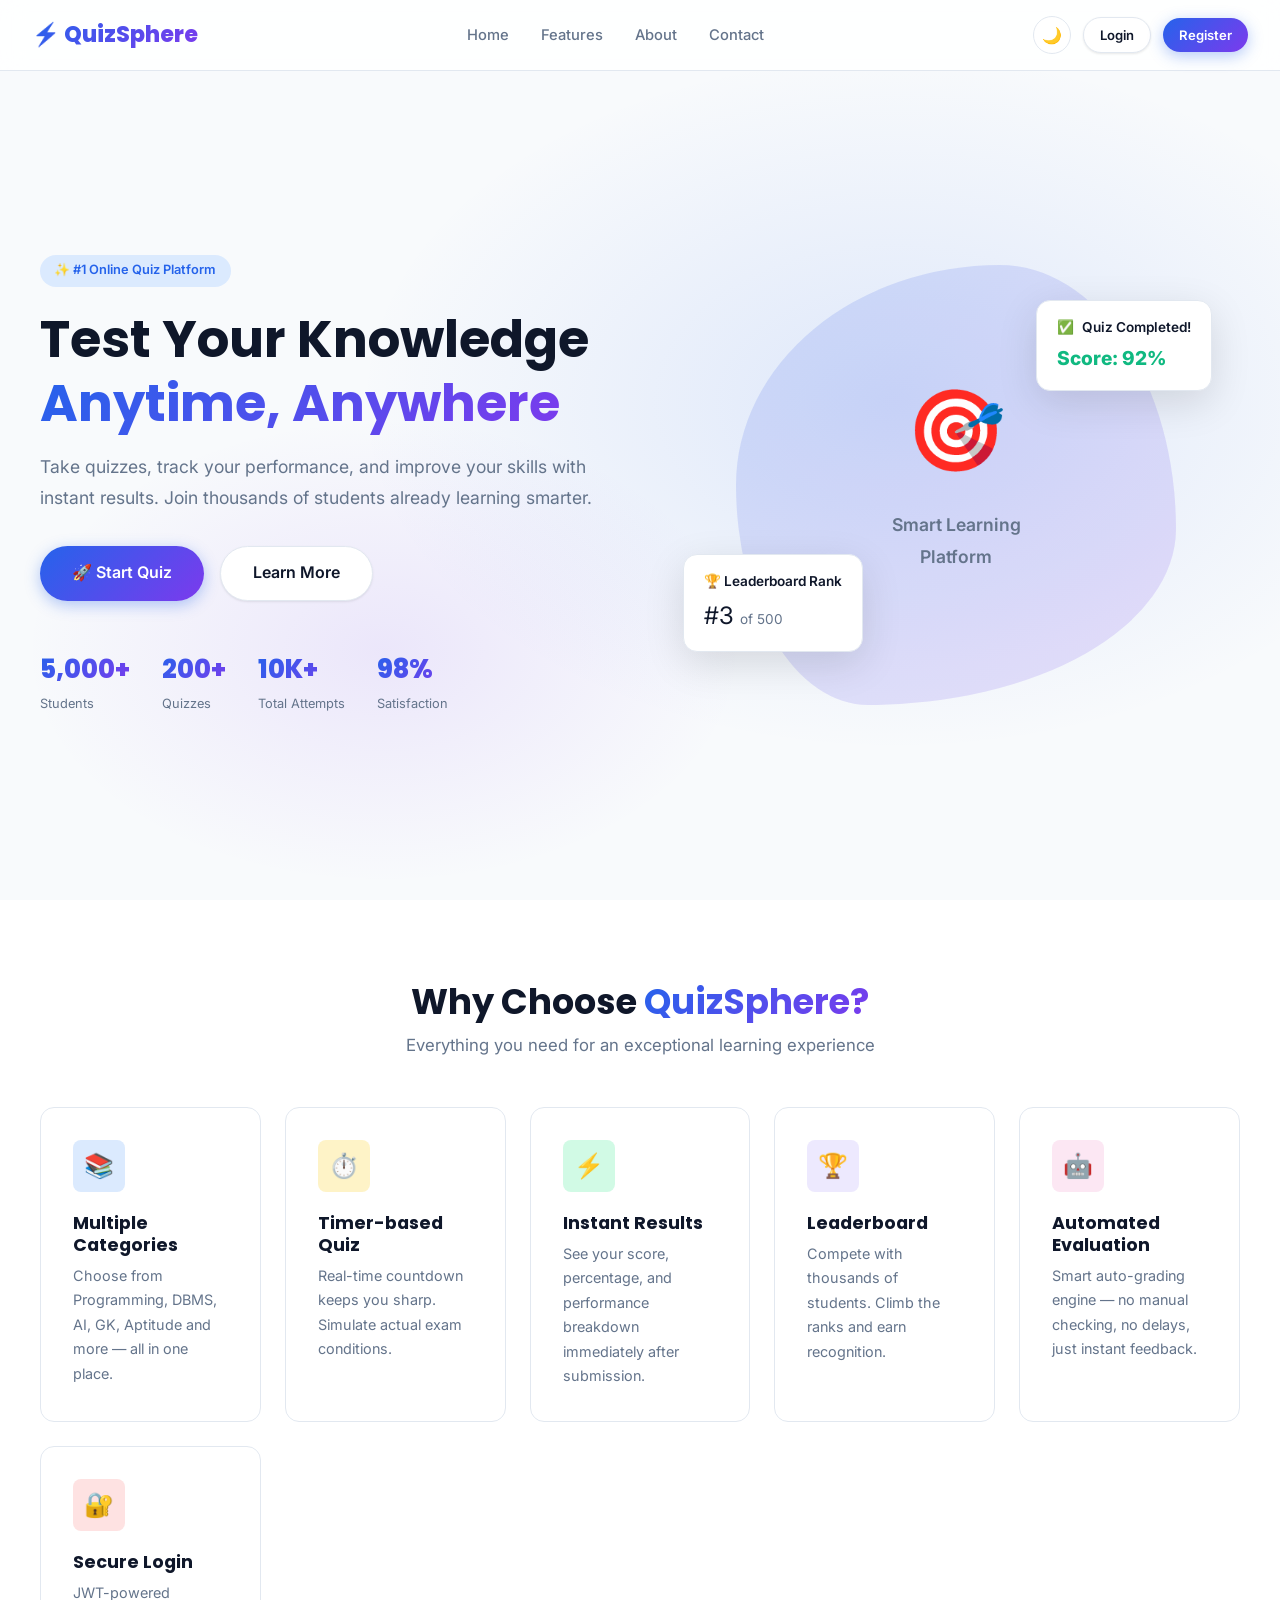
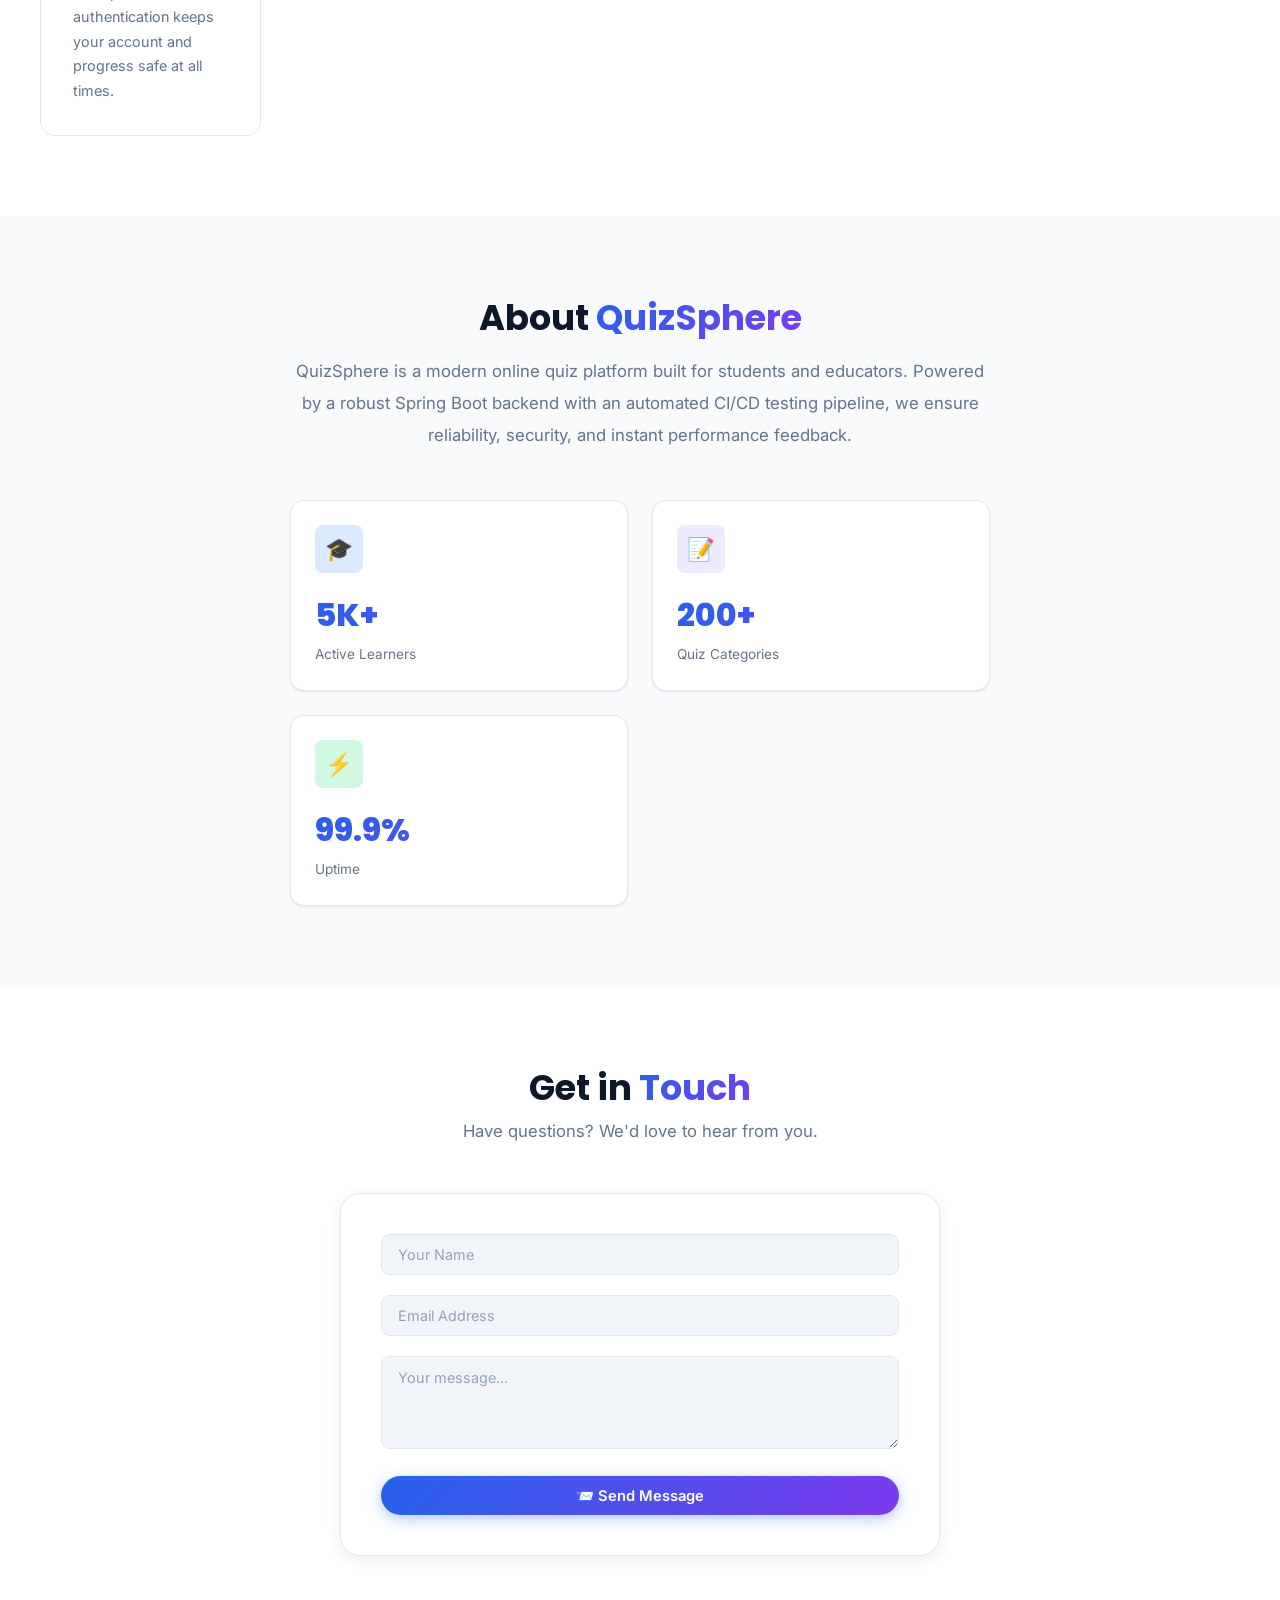
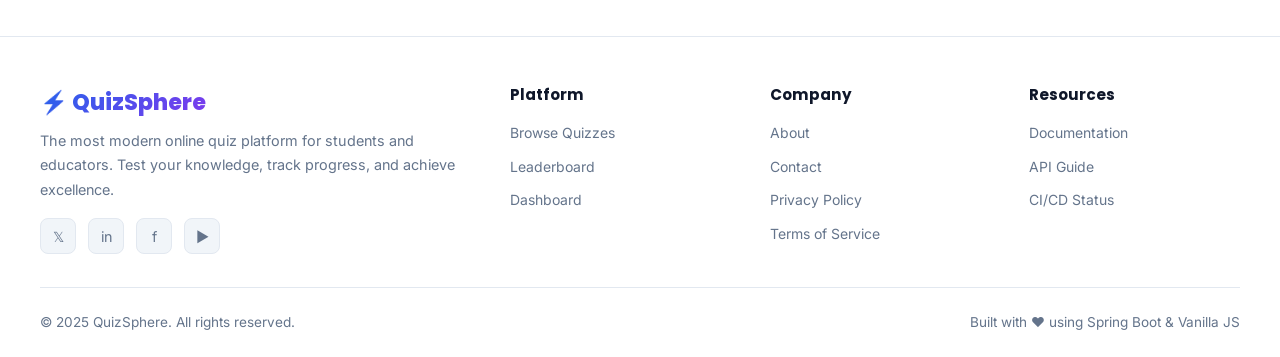
<file: Quiz/QuizSphere Frontend/index.html>
<!DOCTYPE html>
<html lang="en">
<head>
  <meta charset="UTF-8" />
  <meta name="viewport" content="width=device-width, initial-scale=1.0" />
  <title>QuizSphere — Test Your Knowledge</title>
  <link rel="stylesheet" href="styles.css" />
  <style>
    /* ── Landing-specific ── */
    body { padding-top: 70px; }

    /* Hero */
    .hero {
      min-height: calc(100vh - 70px);
      display: flex; align-items: center;
      padding: 4rem 2rem;
      background: radial-gradient(ellipse 60% 60% at 70% 40%, rgba(37,99,235,.12) 0%, transparent 70%),
                  radial-gradient(ellipse 40% 40% at 30% 70%, rgba(124,58,237,.1) 0%, transparent 70%),
                  var(--bg);
    }
    .hero-inner {
      max-width: 1200px; margin: 0 auto; width: 100%;
      display: grid; grid-template-columns: 1fr 1fr; gap: 4rem; align-items: center;
    }
    .hero-tag {
      display: inline-flex; align-items: center; gap: .5rem;
      background: var(--blue-light); color: var(--blue);
      padding: .35rem .9rem; border-radius: 50px; font-size: .8rem; font-weight: 600;
      margin-bottom: 1.25rem;
    }
    .hero h1 { font-size: clamp(2rem, 4vw, 3.2rem); margin-bottom: 1rem; }
    .hero p { font-size: 1.1rem; color: var(--text-muted); margin-bottom: 2rem; line-height: 1.8; }
    .hero-btns { display: flex; gap: 1rem; flex-wrap: wrap; }
    .hero-stats {
      display: flex; gap: 2rem; margin-top: 3rem; flex-wrap: wrap;
    }
    .hero-stat strong { display: block; font-size: 1.6rem; font-weight: 800; font-family: var(--font-display); }
    .hero-stat span { font-size: .8rem; color: var(--text-muted); }

    /* Illustration */
    .hero-visual {
      position: relative; display: flex; align-items: center; justify-content: center;
    }
    .hero-blob {
      width: 440px; height: 440px; border-radius: 60% 40% 70% 30% / 50% 60% 40% 50%;
      background: linear-gradient(135deg, rgba(37,99,235,.15), rgba(124,58,237,.15));
      display: flex; align-items: center; justify-content: center;
      animation: blobFloat 6s ease-in-out infinite;
    }
    @keyframes blobFloat {
      0%, 100% { border-radius: 60% 40% 70% 30% / 50% 60% 40% 50%; transform: translateY(0); }
      50% { border-radius: 40% 60% 30% 70% / 60% 40% 60% 40%; transform: translateY(-15px); }
    }
    .hero-card-float {
      position: absolute; background: var(--surface); border-radius: var(--radius);
      box-shadow: var(--shadow-lg); padding: 1rem 1.25rem; border: 1px solid var(--border);
    }
    .float-card-1 { top: 8%; right: 5%; animation: floatY 4s ease-in-out infinite; }
    .float-card-2 { bottom: 12%; left: 2%; animation: floatY 5s ease-in-out .5s infinite; }
    @keyframes floatY {
      0%, 100% { transform: translateY(0); }
      50% { transform: translateY(-8px); }
    }

    /* Quiz illustration inside blob */
    .quiz-illustration { text-align: center; }
    .quiz-illustration .big-emoji { font-size: 5rem; display: block; margin-bottom: 1rem; }
    .quiz-illustration p { font-weight: 600; font-size: 1.1rem; color: var(--text-muted); }

    /* Features */
    .features-section { background: var(--surface); }
    .feature-card {
      padding: 2rem; border-radius: var(--radius);
      border: 1px solid var(--border);
      transition: all var(--transition);
      background: var(--surface);
    }
    .feature-card:hover {
      transform: translateY(-5px);
      box-shadow: var(--shadow-lg);
      border-color: var(--blue);
    }
    .feature-icon {
      width: 52px; height: 52px; border-radius: var(--radius-sm);
      display: flex; align-items: center; justify-content: center;
      font-size: 1.5rem; margin-bottom: 1.25rem;
    }
    .feature-card h3 { font-size: 1.1rem; margin-bottom: .5rem; }
    .feature-card p { color: var(--text-muted); font-size: .9rem; line-height: 1.7; }

    /* Footer */
    footer {
      background: var(--surface); border-top: 1px solid var(--border);
      padding: 3rem 2rem 1.5rem;
    }
    .footer-inner {
      max-width: 1200px; margin: 0 auto;
      display: grid; grid-template-columns: 2fr 1fr 1fr 1fr; gap: 3rem;
    }
    .footer-brand p { color: var(--text-muted); font-size: .9rem; margin-top: .5rem; line-height: 1.7; }
    footer h4 { font-size: .95rem; margin-bottom: 1rem; }
    footer ul li { margin-bottom: .5rem; }
    footer ul li a { color: var(--text-muted); font-size: .875rem; transition: color var(--transition); }
    footer ul li a:hover { color: var(--blue); }
    .social-links { display: flex; gap: .75rem; margin-top: 1rem; }
    .social-btn {
      width: 36px; height: 36px; border-radius: 8px;
      background: var(--surface2); border: 1px solid var(--border);
      display: flex; align-items: center; justify-content: center;
      font-size: .9rem; cursor: pointer; transition: all var(--transition);
      color: var(--text-muted); text-decoration: none;
    }
    .social-btn:hover { background: var(--blue); color: #fff; border-color: var(--blue); }
    .footer-bottom {
      max-width: 1200px; margin: 2rem auto 0;
      padding-top: 1.5rem; border-top: 1px solid var(--border);
      display: flex; justify-content: space-between; align-items: center;
      color: var(--text-muted); font-size: .85rem;
    }

    /* Scroll reveal */
    .reveal { opacity: 0; transform: translateY(30px); transition: all .7s ease; }
    .reveal.visible { opacity: 1; transform: none; }

    @media (max-width: 900px) {
      .hero-inner { grid-template-columns: 1fr; }
      .hero-visual { display: none; }
      .footer-inner { grid-template-columns: 1fr 1fr; gap: 2rem; }
    }
    @media (max-width: 600px) {
      .footer-inner { grid-template-columns: 1fr; gap: 1.5rem; }
      .footer-bottom { flex-direction: column; gap: 1rem; text-align: center; }
    }
  </style>
</head>
<body>
  <!-- ── NAVBAR ── -->
  <nav class="navbar" id="navbar">
    <span class="navbar-brand">⚡ QuizSphere</span>
    <ul class="navbar-nav" id="navLinks">
      <li><a href="#home">Home</a></li>
      <li><a href="#features">Features</a></li>
      <li><a href="#about">About</a></li>
      <li><a href="#contact">Contact</a></li>
    </ul>
    <div class="navbar-actions">
      <button class="theme-btn" onclick="toggleTheme()" title="Toggle theme">🌙</button>
      <a href="login.html" class="btn btn-secondary btn-sm">Login</a>
      <a href="register.html" class="btn btn-primary btn-sm">Register</a>
      <button class="hamburger" id="hamburger" aria-label="Menu">
        <span></span><span></span><span></span>
      </button>
    </div>
  </nav>

  <!-- ── HERO ── -->
  <section class="hero" id="home">
    <div class="hero-inner">
      <div class="fade-in-up">
        <div class="hero-tag">✨ #1 Online Quiz Platform</div>
        <h1>Test Your Knowledge<br><span class="gradient-text">Anytime, Anywhere</span></h1>
        <p>Take quizzes, track your performance, and improve your skills with instant results. Join thousands of students already learning smarter.</p>
        <div class="hero-btns">
          <a href="register.html" class="btn btn-primary btn-lg">🚀 Start Quiz</a>
          <a href="#features" class="btn btn-secondary btn-lg">Learn More</a>
        </div>
        <div class="hero-stats">
          <div class="hero-stat">
            <strong class="gradient-text" id="statStudents">5,000+</strong>
            <span>Students</span>
          </div>
          <div class="hero-stat">
            <strong class="gradient-text" id="statQuizzes">200+</strong>
            <span>Quizzes</span>
          </div>
          <div class="hero-stat">
            <strong class="gradient-text" id="statAttempts">—</strong>
            <span>Total Attempts</span>
          </div>
          <div class="hero-stat">
            <strong class="gradient-text">98%</strong>
            <span>Satisfaction</span>
          </div>
        </div>
      </div>

      <!-- Illustration -->
      <div class="hero-visual fade-in" style="animation-delay:.2s">
        <div class="hero-blob">
          <div class="quiz-illustration">
            <span class="big-emoji">🎯</span>
            <p>Smart Learning<br>Platform</p>
          </div>
        </div>
        <div class="hero-card-float float-card-1">
          <div style="display:flex;align-items:center;gap:.5rem;font-size:.85rem;font-weight:600">
            <span>✅</span> Quiz Completed!
          </div>
          <div style="color:var(--green);font-weight:800;font-size:1.2rem;margin-top:.25rem">Score: 92%</div>
        </div>
        <div class="hero-card-float float-card-2">
          <div style="display:flex;align-items:center;gap:.5rem;font-size:.85rem;font-weight:600">
            🏆 Leaderboard Rank
          </div>
          <div style="font-size:1.5rem;margin-top:.25rem">#3 <span style="color:var(--text-muted);font-size:.85rem;font-weight:400">of 500</span></div>
        </div>
      </div>
    </div>
  </section>

  <!-- ── FEATURES ── -->
  <section class="section features-section" id="features">
    <div class="container">
      <div class="reveal" style="text-align:center">
        <h2 class="section-title">Why Choose <span class="gradient-text">QuizSphere?</span></h2>
        <p class="section-subtitle">Everything you need for an exceptional learning experience</p>
      </div>
      <div class="grid-3 stagger" id="featuresGrid"></div>
    </div>
  </section>

  <!-- ── ABOUT ── -->
  <section class="section" id="about" style="background:var(--bg)">
    <div class="container reveal" style="text-align:center;max-width:700px;margin:0 auto">
      <h2 class="section-title">About <span class="gradient-text">QuizSphere</span></h2>
      <p style="color:var(--text-muted);font-size:1.05rem;line-height:1.9;margin-top:1rem">
        QuizSphere is a modern online quiz platform built for students and educators. 
        Powered by a robust Spring Boot backend with an automated CI/CD testing pipeline, 
        we ensure reliability, security, and instant performance feedback.
      </p>
      <div class="grid-3" style="margin-top:3rem;text-align:left">
        <div class="stat-card reveal">
          <div class="stat-icon" style="background:var(--blue-light)">🎓</div>
          <div class="stat-value gradient-text">5K+</div>
          <div class="stat-label">Active Learners</div>
        </div>
        <div class="stat-card reveal">
          <div class="stat-icon" style="background:var(--purple-light)">📝</div>
          <div class="stat-value gradient-text">200+</div>
          <div class="stat-label">Quiz Categories</div>
        </div>
        <div class="stat-card reveal">
          <div class="stat-icon" style="background:#D1FAE5">⚡</div>
          <div class="stat-value gradient-text">99.9%</div>
          <div class="stat-label">Uptime</div>
        </div>
      </div>
    </div>
  </section>

  <!-- ── CONTACT ── -->
  <section class="section features-section" id="contact">
    <div class="container reveal" style="max-width:600px;margin:0 auto;text-align:center">
      <h2 class="section-title">Get in <span class="gradient-text">Touch</span></h2>
      <p class="section-subtitle">Have questions? We'd love to hear from you.</p>
      <div style="background:var(--surface);border-radius:var(--radius-lg);padding:2.5rem;border:1px solid var(--border);box-shadow:var(--shadow)">
        <div class="form-group">
          <input class="form-control" placeholder="Your Name" />
        </div>
        <div class="form-group">
          <input class="form-control" type="email" placeholder="Email Address" />
        </div>
        <div class="form-group">
          <textarea class="form-control" rows="4" placeholder="Your message..." style="resize:vertical"></textarea>
        </div>
        <button class="btn btn-primary btn-full" onclick="showToast('Message sent! We\'ll get back to you soon.','success')">
          📨 Send Message
        </button>
      </div>
    </div>
  </section>

  <!-- ── FOOTER ── -->
  <footer>
    <div class="footer-inner">
      <div class="footer-brand">
        <span class="navbar-brand">⚡ QuizSphere</span>
        <p>The most modern online quiz platform for students and educators. Test your knowledge, track progress, and achieve excellence.</p>
        <div class="social-links">
          <a href="#" class="social-btn">𝕏</a>
          <a href="#" class="social-btn">in</a>
          <a href="#" class="social-btn">f</a>
          <a href="#" class="social-btn">▶</a>
        </div>
      </div>
      <div>
        <h4>Platform</h4>
        <ul>
          <li><a href="categories.html">Browse Quizzes</a></li>
          <li><a href="leaderboard.html">Leaderboard</a></li>
          <li><a href="dashboard.html">Dashboard</a></li>
        </ul>
      </div>
      <div>
        <h4>Company</h4>
        <ul>
          <li><a href="#about">About</a></li>
          <li><a href="#contact">Contact</a></li>
          <li><a href="#">Privacy Policy</a></li>
          <li><a href="#">Terms of Service</a></li>
        </ul>
      </div>
      <div>
        <h4>Resources</h4>
        <ul>
          <li><a href="#">Documentation</a></li>
          <li><a href="#">API Guide</a></li>
          <li><a href="pages/ci-status.html">CI/CD Status</a></li>
        </ul>
      </div>
    </div>
    <div class="footer-bottom">
      <span>© 2025 QuizSphere. All rights reserved.</span>
      <span>Built with ❤️ using Spring Boot & Vanilla JS</span>
    </div>
  </footer>

  <script src="api.js"></script>
  <script>
    // Features data
    const features = [
      { icon: '📚', color: '#DBEAFE', title: 'Multiple Categories', desc: 'Choose from Programming, DBMS, AI, GK, Aptitude and more — all in one place.' },
      { icon: '⏱️', color: '#FEF3C7', title: 'Timer-based Quiz', desc: 'Real-time countdown keeps you sharp. Simulate actual exam conditions.' },
      { icon: '⚡', color: '#D1FAE5', title: 'Instant Results', desc: 'See your score, percentage, and performance breakdown immediately after submission.' },
      { icon: '🏆', color: '#EDE9FE', title: 'Leaderboard', desc: 'Compete with thousands of students. Climb the ranks and earn recognition.' },
      { icon: '🤖', color: '#FCE7F3', title: 'Automated Evaluation', desc: 'Smart auto-grading engine — no manual checking, no delays, just instant feedback.' },
      { icon: '🔐', color: '#FEE2E2', title: 'Secure Login', desc: 'JWT-powered authentication keeps your account and progress safe at all times.' },
    ];

    document.getElementById('featuresGrid').innerHTML = features.map(f => `
      <div class="feature-card">
        <div class="feature-icon" style="background:${f.color}">${f.icon}</div>
        <h3>${f.title}</h3>
        <p>${f.desc}</p>
      </div>
    `).join('');

    // Load live attempts count
    fetch('http://localhost:8080/api/results/stats/attempts')
      .then(r => r.json())
      .then(n => { document.getElementById('statAttempts').textContent = n.toLocaleString() + '+'; })
      .catch(() => { document.getElementById('statAttempts').textContent = '10K+'; });

    // Hamburger
    document.getElementById('hamburger').addEventListener('click', () => {
      document.getElementById('navLinks').classList.toggle('open');
    });

    // Scroll reveal
    const observer = new IntersectionObserver(entries => {
      entries.forEach(e => { if (e.isIntersecting) e.target.classList.add('visible'); });
    }, { threshold: .15 });
    document.querySelectorAll('.reveal').forEach(el => observer.observe(el));

    // Navbar scroll
    window.addEventListener('scroll', () => {
      document.getElementById('navbar').style.boxShadow =
        window.scrollY > 20 ? 'var(--shadow)' : 'none';
    });

    // Dark mode icon sync
    function syncThemeIcon() {
      const t = document.documentElement.getAttribute('data-theme');
      document.querySelector('.theme-btn').textContent = t === 'dark' ? '☀️' : '🌙';
    }
    const _origToggle = toggleTheme;
    window.toggleTheme = () => { _origToggle(); syncThemeIcon(); };
    syncThemeIcon();
  </script>
</body>
</html>
</file>
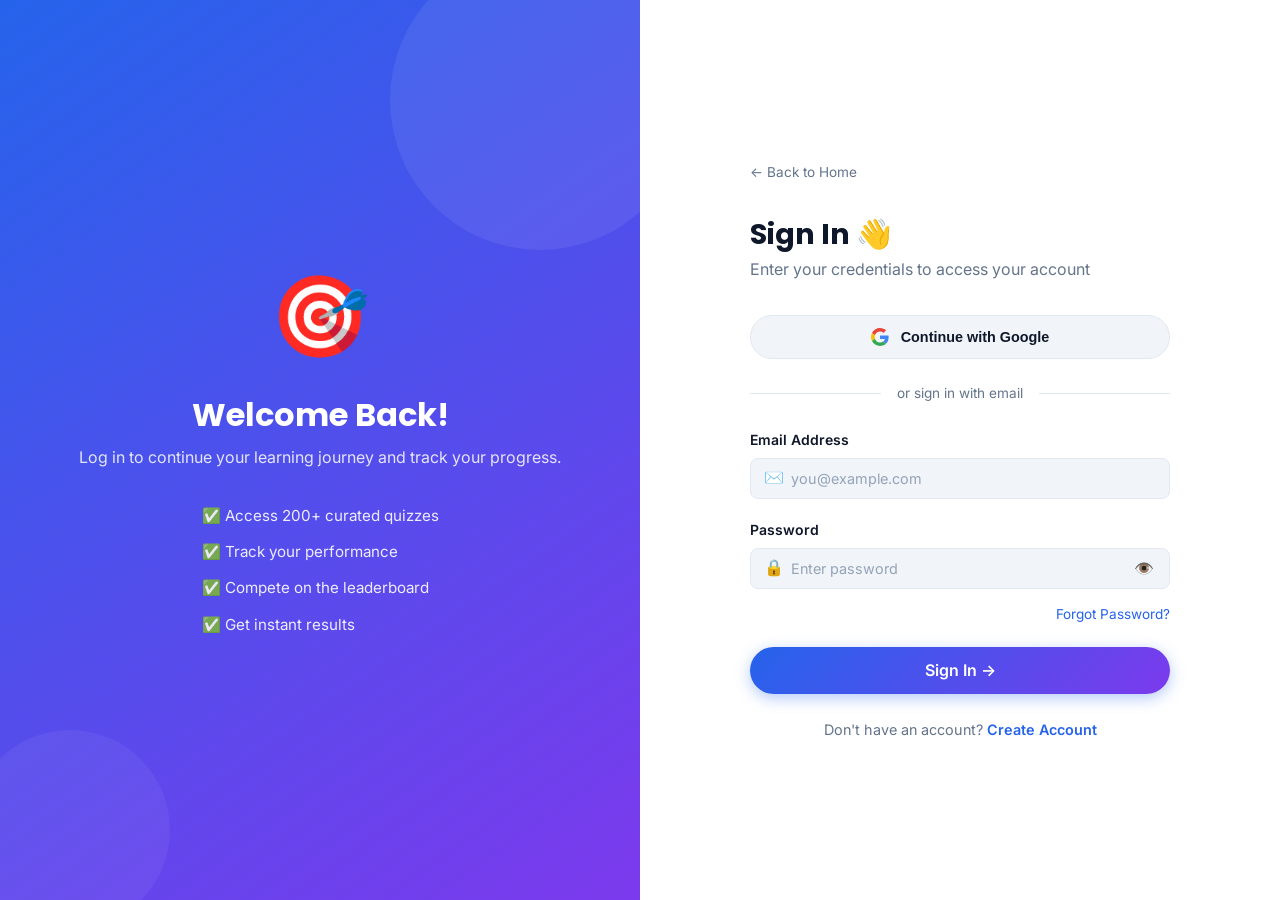
<file: Quiz/QuizSphere Frontend/categories.html>
<!DOCTYPE html>
<html lang="en">
<head>
  <meta charset="UTF-8" /><meta name="viewport" content="width=device-width, initial-scale=1.0" />
  <title>Quiz Categories — QuizSphere</title>
  <link rel="stylesheet" href="styles.css" />
  <style>
    body { padding: 0; }
    .filter-bar {
      display: flex; align-items: center; gap: 1rem;
      flex-wrap: wrap; margin-bottom: 2rem;
    }
    .filter-chip {
      padding: .4rem 1rem; border-radius: 50px;
      border: 1.5px solid var(--border); background: var(--surface);
      cursor: pointer; font-size: .85rem; font-weight: 500;
      transition: all var(--transition); color: var(--text-muted);
    }
    .filter-chip.active, .filter-chip:hover {
      border-color: var(--blue); background: var(--blue-light); color: var(--blue);
    }
    .quiz-grid {
      display: grid;
      grid-template-columns: repeat(auto-fill, minmax(280px, 1fr));
      gap: 1.5rem;
    }
    .quiz-card {
      background: var(--surface); border-radius: var(--radius);
      border: 1px solid var(--border); overflow: hidden;
      transition: all var(--transition); box-shadow: var(--shadow-sm);
    }
    .quiz-card:hover { transform: translateY(-4px); box-shadow: var(--shadow-lg); border-color: var(--blue); }
    .quiz-card-header {
      padding: 1.5rem; display: flex; align-items: center; gap: 1rem;
    }
    .quiz-icon {
      width: 52px; height: 52px; border-radius: var(--radius-sm);
      display: flex; align-items: center; justify-content: center; font-size: 1.6rem;
      flex-shrink: 0;
    }
    .quiz-card-body { padding: 0 1.5rem 1.5rem; }
    .quiz-meta { display: flex; gap: 1rem; margin-bottom: 1rem; flex-wrap: wrap; }
    .quiz-meta span { font-size: .8rem; color: var(--text-muted); display: flex; align-items: center; gap: .3rem; }

    /* Category section headers */
    .categories-grid {
      display: grid; grid-template-columns: repeat(auto-fill, minmax(160px, 1fr)); gap: 1rem;
      margin-bottom: 3rem;
    }
  </style>
</head>
<body>
  <div class="app-layout">
    <aside class="sidebar" id="sidebar">
      <div class="sidebar-brand">⚡ QuizSphere</div>
      <nav class="sidebar-nav">
        <a href="dashboard.html"><span class="nav-icon">🏠</span> Dashboard</a>
        <a href="categories.html" class="active"><span class="nav-icon">📚</span> My Quizzes</a>
        <a href="leaderboard.html"><span class="nav-icon">🏆</span> Leaderboard</a>
        <a href="results.html"><span class="nav-icon">📊</span> My Results</a>
        <a href="profile.html"><span class="nav-icon">👤</span> Profile</a>
      </nav>
      <div class="sidebar-footer">
        <button class="theme-btn" onclick="toggleTheme()" style="margin-bottom:.75rem">🌙 Toggle Theme</button>
        <a href="login.html" class="btn btn-secondary btn-sm btn-full" onclick="clearAuth()">🚪 Logout</a>
      </div>
    </aside>

    <main class="main-content">
      <div class="page-header">
        <h1 class="page-title">📚 Quiz Categories</h1>
        <p class="page-subtitle">Choose a quiz to test your knowledge</p>
      </div>

      <!-- Categories -->
      <h3 style="margin-bottom:1rem;font-size:1rem;color:var(--text-muted);font-weight:600">BROWSE BY TOPIC</h3>
      <div class="categories-grid" id="catGrid"></div>

      <!-- Search + Filter -->
      <div class="filter-bar">
        <div class="search-bar" style="flex:1;max-width:400px">
          <span>🔍</span>
          <input type="text" placeholder="Search quizzes..." id="searchInput" oninput="filterQuizzes()" />
        </div>
        <button class="filter-chip active" onclick="setFilter('all',this)">All</button>
        <button class="filter-chip" onclick="setFilter('easy',this)">🟢 Easy</button>
        <button class="filter-chip" onclick="setFilter('medium',this)">🟡 Medium</button>
        <button class="filter-chip" onclick="setFilter('hard',this)">🔴 Hard</button>
      </div>

      <!-- Quiz Cards -->
      <div class="quiz-grid" id="quizGrid">
        <div class="skeleton" style="height:180px;border-radius:var(--radius)"></div>
        <div class="skeleton" style="height:180px;border-radius:var(--radius)"></div>
        <div class="skeleton" style="height:180px;border-radius:var(--radius)"></div>
      </div>
    </main>
  </div>

  <script src="api.js"></script>
  <script>
    requireAuth();

    const catInfo = {
      'Programming': { icon: '💻', color: '#DBEAFE' },
      'Java':        { icon: '☕', color: '#FEF3C7' },
      'Python':      { icon: '🐍', color: '#D1FAE5' },
      'JavaScript':  { icon: '⚡', color: '#FEF9C3' },
      'DBMS':        { icon: '🗄️', color: '#EDE9FE' },
      'OS':          { icon: '🖥️', color: '#FCE7F3' },
      'Networks':    { icon: '🌐', color: '#DBEAFE' },
      'Aptitude':    { icon: '🧮', color: '#FEF3C7' },
      'GK':          { icon: '🌍', color: '#D1FAE5' },
      'AI/ML':       { icon: '🤖', color: '#EDE9FE' },
    };

    const staticCats = Object.entries(catInfo).map(([name, info]) => `
      <div class="category-card" onclick="document.getElementById('searchInput').value='${name}';filterQuizzes()">
        <div class="category-icon" style="background:${info.color}">${info.icon}</div>
        <div class="category-name">${name}</div>
      </div>
    `);
    document.getElementById('catGrid').innerHTML = staticCats.join('');

    let allQuizzes = [];
    let activeFilter = 'all';

    async function loadQuizzes() {
      try {
        allQuizzes = await apiFetch(API.quizzes.all) || [];
        renderQuizzes(allQuizzes);
      } catch {
        document.getElementById('quizGrid').innerHTML = `
          <div style="grid-column:1/-1;text-align:center;color:var(--text-muted);padding:3rem">
            <div style="font-size:3rem;margin-bottom:1rem">📭</div>
            <p>Could not load quizzes. Make sure the backend is running on port 8080.</p>
          </div>`;
      }
    }

    function renderQuizzes(quizzes) {
      const grid = document.getElementById('quizGrid');
      if (!quizzes.length) {
        grid.innerHTML = `<div style="grid-column:1/-1;text-align:center;color:var(--text-muted);padding:3rem"><div style="font-size:3rem">🔍</div><p>No quizzes match your search.</p></div>`;
        return;
      }
      grid.innerHTML = quizzes.map(q => {
        const info = catInfo[q.category] || { icon: '📝', color: '#F1F5F9' };
        return `
          <div class="quiz-card fade-in-up">
            <div class="quiz-card-header">
              <div class="quiz-icon" style="background:${info.color}">${info.icon}</div>
              <div>
                <div style="font-weight:700">${q.title}</div>
                <span class="badge badge-blue" style="margin-top:.3rem">${q.category}</span>
              </div>
            </div>
            <div class="quiz-card-body">
              <div class="quiz-meta">
                <span>⏱ ${q.duration} minutes</span>
                <span>📝 Multiple Choice</span>
              </div>
              <div class="progress-bar" style="margin-bottom:1rem">
                <div class="progress-fill" style="width:${Math.floor(Math.random()*60+30)}%"></div>
              </div>
              <a href="quiz.html?id=${q.id}&title=${encodeURIComponent(q.title)}&duration=${q.duration}" class="btn btn-primary btn-full">
                Start Quiz →
              </a>
            </div>
          </div>`;
      }).join('');
    }

    function filterQuizzes() {
  const q = document.getElementById('searchInput').value.toLowerCase();

  let filtered = allQuizzes.filter(quiz => {
    const matchesText =
      quiz.title.toLowerCase().includes(q) ||
      (quiz.category || '').toLowerCase().includes(q);

    const matchesFilter =
      activeFilter === 'all' ||
      quiz.difficulty === activeFilter;

    return matchesText && matchesFilter;
  });

  renderQuizzes(filtered);
}

    function setFilter(f, el) {
      activeFilter = f;
      document.querySelectorAll('.filter-chip').forEach(c => c.classList.remove('active'));
      el.classList.add('active');
      filterQuizzes();
    }

    loadQuizzes();
  </script>
</body>
</html>
</file>
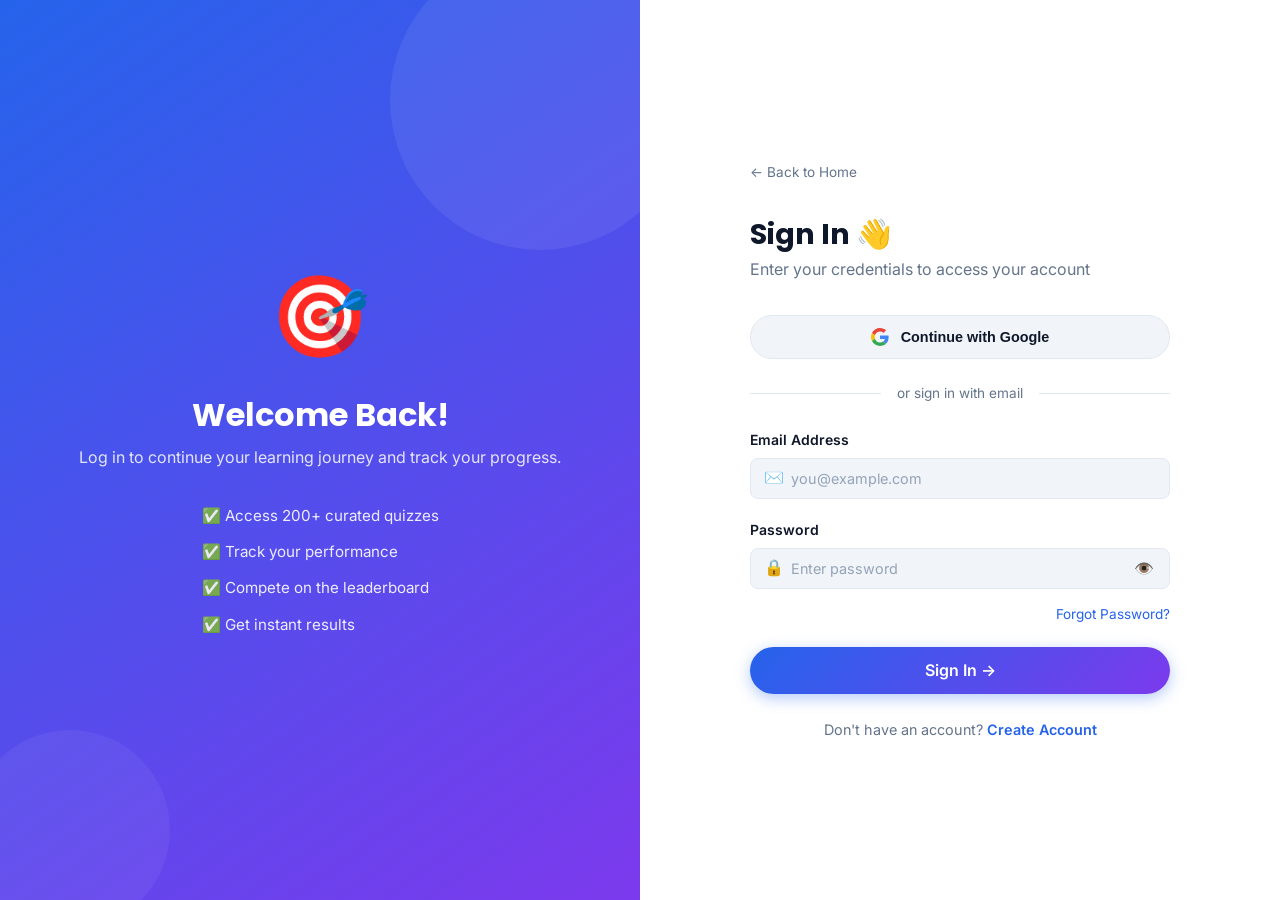
<file: Quiz/QuizSphere Frontend/dashboard.html>
<!DOCTYPE html>
<html lang="en">
<head>
  <meta charset="UTF-8" /><meta name="viewport" content="width=device-width, initial-scale=1.0" />
  <title>Dashboard — QuizSphere</title>
  <link rel="stylesheet" href="styles.css" />
  <style>
    body { padding: 0; }
    .welcome-card {
      background: linear-gradient(135deg, var(--blue), var(--purple));
      border-radius: var(--radius-lg); padding: 2rem 2.5rem;
      color: #fff; display: flex; justify-content: space-between; align-items: center;
      margin-bottom: 2rem; position: relative; overflow: hidden;
    }
    .welcome-card::before {
      content: ''; position: absolute; right: -30px; top: -30px;
      width: 180px; height: 180px; border-radius: 50%; background: rgba(255,255,255,.1);
    }
    .welcome-card::after {
      content: ''; position: absolute; right: 60px; bottom: -50px;
      width: 120px; height: 120px; border-radius: 50%; background: rgba(255,255,255,.07);
    }
    .welcome-text h2 { font-size: 1.6rem; }
    .welcome-text p { opacity: .85; margin-top: .3rem; }
    .welcome-emoji { font-size: 3.5rem; position: relative; z-index: 1; }

    .chart-container {
      background: var(--surface); border-radius: var(--radius);
      border: 1px solid var(--border); padding: 1.5rem;
      box-shadow: var(--shadow-sm);
    }
    .chart-title { font-size: 1rem; font-weight: 700; margin-bottom: 1.25rem; }

    /* Mini bar chart */
    .bar-chart { display: flex; align-items: flex-end; gap: .75rem; height: 150px; }
    .bar {
      flex: 1; border-radius: 6px 6px 0 0;
      background: linear-gradient(180deg, var(--blue), var(--purple));
      transition: height .8s ease; min-width: 20px;
      position: relative;
    }
    .bar:hover::after {
      content: attr(data-val);
      position: absolute; top: -25px; left: 50%; transform: translateX(-50%);
      background: var(--text); color: var(--surface);
      font-size: .72rem; padding: .2rem .4rem; border-radius: 4px; white-space: nowrap;
    }
    .bar-labels { display: flex; gap: .75rem; margin-top: .5rem; }
    .bar-label { flex: 1; text-align: center; font-size: .72rem; color: var(--text-muted); }

    .sidebar-overlay {
      display: none; position: fixed; inset: 0;
      background: rgba(0,0,0,.4); z-index: 40;
    }
    @media (max-width: 768px) {
      .sidebar-overlay.open { display: block; }
      .mobile-topbar {
        display: flex; align-items: center; justify-content: space-between;
        padding: 1rem; background: var(--surface); border-bottom: 1px solid var(--border);
        position: sticky; top: 0; z-index: 30;
      }
    }
    .mobile-topbar { display: none; }
    @media (min-width: 769px) { .mobile-topbar { display: none !important; } }
  </style>
</head>
<body>
  <div class="sidebar-overlay" id="overlay" onclick="closeSidebar()"></div>

  <!-- Mobile Topbar -->
  <div class="mobile-topbar">
    <button class="hamburger" onclick="openSidebar()" style="display:flex">
      <span></span><span></span><span></span>
    </button>
    <span class="navbar-brand">⚡ QuizSphere</span>
    <button class="theme-btn" onclick="toggleTheme()">🌙</button>
  </div>

  <div class="app-layout">
    <!-- Sidebar -->
    <aside class="sidebar" id="sidebar">
      <div class="sidebar-brand">⚡ QuizSphere</div>
      <nav class="sidebar-nav">
        <a href="dashboard.html" class="active"><span class="nav-icon">🏠</span> Dashboard</a>
        <a href="categories.html"><span class="nav-icon">📚</span> My Quizzes</a>
        <a href="leaderboard.html"><span class="nav-icon">🏆</span> Leaderboard</a>
        <a href="results.html"><span class="nav-icon">📊</span> My Results</a>
        <a href="profile.html"><span class="nav-icon">👤</span> Profile</a>
      </nav>
      <div class="sidebar-footer">
        <button class="theme-btn" onclick="toggleTheme()" style="margin-bottom:.75rem">🌙</button>
        <a href="login.html" class="btn btn-secondary btn-sm btn-full" onclick="clearAuth()">🚪 Logout</a>
      </div>
    </aside>

    <!-- Main -->
    <main class="main-content">
      <!-- Welcome Card -->
      <div class="welcome-card">
        <div class="welcome-text">
          <h2>Welcome back, <span id="userName">Student</span>! 👋</h2>
          <p>Ready to test your knowledge today? Let's go!</p>
          <a href="categories.html" class="btn" style="background:rgba(255,255,255,.2);color:#fff;border:1px solid rgba(255,255,255,.3);margin-top:1rem">
            Take a Quiz →
          </a>
        </div>
        <div class="welcome-emoji">🎯</div>
      </div>

      <!-- Stat Cards -->
      <div class="grid-4 stagger" style="margin-bottom:2rem">
        <div class="stat-card">
          <div class="stat-icon" style="background:var(--blue-light)">📝</div>
          <div class="stat-value gradient-text" id="totalQuizzes">—</div>
          <div class="stat-label">Total Quizzes Taken</div>
        </div>
        <div class="stat-card">
          <div class="stat-icon" style="background:var(--purple-light)">📈</div>
          <div class="stat-value gradient-text" id="avgScore">—</div>
          <div class="stat-label">Average Score</div>
        </div>
        <div class="stat-card">
          <div class="stat-icon" style="background:#D1FAE5">🏆</div>
          <div class="stat-value gradient-text" id="rankCard">—</div>
          <div class="stat-label">Current Rank</div>
        </div>
        <div class="stat-card">
          <div class="stat-icon" style="background:#FEF3C7">🎖️</div>
          <div class="stat-value gradient-text" id="totalAttempts">—</div>
          <div class="stat-label">Total Attempts</div>
        </div>
      </div>

      <!-- Charts + Recent -->
      <div style="display:grid;grid-template-columns:1fr 1.5fr;gap:1.5rem;margin-bottom:2rem" id="middleGrid">
        <!-- Progress Chart -->
        <div class="chart-container">
          <div class="chart-title">📊 Score History</div>
          <div class="bar-chart" id="barChart"></div>
          <div class="bar-labels" id="barLabels"></div>
        </div>

        <!-- Recent Results -->
        <div class="chart-container">
          <div class="chart-title">🕒 Recent Attempts</div>
          <div id="recentResults">
            <div class="skeleton" style="height:40px;margin-bottom:.75rem"></div>
            <div class="skeleton" style="height:40px;margin-bottom:.75rem"></div>
            <div class="skeleton" style="height:40px"></div>
          </div>
        </div>
      </div>

      <!-- Available Quizzes -->
      <div class="chart-container">
        <div class="chart-title" style="display:flex;justify-content:space-between;align-items:center">
          <span>📚 Available Quizzes</span>
          <a href="categories.html" class="btn btn-outline btn-sm">View All</a>
        </div>
        <div class="table-wrapper">
          <table id="quizzesTable">
            <thead><tr><th>Quiz</th><th>Category</th><th>Duration</th><th>Action</th></tr></thead>
            <tbody id="quizzesBody">
              <tr><td colspan="4" style="text-align:center;color:var(--text-muted);padding:2rem">Loading quizzes...</td></tr>
            </tbody>
          </table>
        </div>
      </div>
    </main>
  </div>

  <script src="api.js"></script>
  <script>
    requireAuth();
    const user = getUser();
    if (user) document.getElementById('userName').textContent = user.name || user.email;

    async function loadDashboard() {
      try {
        // Load quizzes
        const quizzes = await apiFetch(API.quizzes.all);
        const body = document.getElementById('quizzesBody');
        if (quizzes && quizzes.length > 0) {
          body.innerHTML = quizzes.slice(0, 6).map(q => `
            <tr>
              <td><strong>${q.title}</strong></td>
              <td><span class="badge badge-blue">${q.category}</span></td>
              <td>⏱ ${q.duration} min</td>
              <td><a href="quiz.html?id=${q.id}&title=${encodeURIComponent(q.title)}" class="btn btn-primary btn-sm">Start Quiz</a></td>
            </tr>
          `).join('');
        } else {
          body.innerHTML = `<tr><td colspan="4" style="text-align:center;color:var(--text-muted);padding:2rem">No quizzes available yet.</td></tr>`;
        }

        // Load user results
        if (!user || !user.id) {
    window.location.href = "login.html";
    return;
}

const userId = user.id;
       const results = (await apiFetch(API.results.user(userId))) || [];
        if (results && results.length > 0) {
          document.getElementById('totalQuizzes').textContent = results.length;
          const avg = results.reduce((s, r) => s + (r.score / r.totalQuestions * 100), 0) / results.length;
          document.getElementById('avgScore').textContent = avg.toFixed(1) + '%';

          // Recent results
          document.getElementById('recentResults').innerHTML = results.slice(0, 5).map(r => {
            const pct = ((r.score / r.totalQuestions) * 100).toFixed(0);
            return `
              <div style="display:flex;justify-content:space-between;align-items:center;padding:.75rem 0;border-bottom:1px solid var(--border)">
                <div>
                  <div style="font-weight:600;font-size:.9rem">${r.quizTitle}</div>
                  <div style="font-size:.8rem;color:var(--text-muted)">${new Date(r.attemptedAt).toLocaleDateString()}</div>
                </div>
                <div style="text-align:right">
                  <div style="font-weight:700;color:${pct >= 70 ? 'var(--green)' : 'var(--red)'}">${pct}%</div>
                  <div style="font-size:.8rem;color:var(--text-muted)">${r.score}/${r.totalQuestions}</div>
                </div>
              </div>
            `;
          }).join('');

          // Bar chart
          const recent = results.slice(-6);
          const maxScore = Math.max(...recent.map(r => r.score / r.totalQuestions * 100));
          document.getElementById('barChart').innerHTML = recent.map(r => {
            const pct = (r.score / r.totalQuestions * 100).toFixed(0);
            const h = Math.max(10, (pct / 100) * 140);
            return `<div class="bar" style="height:${h}px" data-val="${pct}%"></div>`;
          }).join('');
          document.getElementById('barLabels').innerHTML = recent.map((_, i) => `<div class="bar-label">Q${i+1}</div>`).join('');
        } else {
          document.getElementById('totalQuizzes').textContent = '0';
          document.getElementById('avgScore').textContent = '—';
          document.getElementById('recentResults').innerHTML = `<div style="text-align:center;color:var(--text-muted);padding:2rem">No attempts yet. <a href="categories.html">Take a quiz!</a></div>`;
          document.getElementById('barChart').innerHTML = `<div style="color:var(--text-muted);font-size:.9rem;align-self:center;margin:auto">No data yet</div>`;
        }

        // Attempts + rank
        const attempts = await apiFetch(API.results.attempts);
        document.getElementById('totalAttempts').textContent = attempts || 0;

       const lb = await apiFetch(API.results.leaderboard);

if (lb && lb.length > 0) {

    const bestScores = {};

    lb.forEach(r => {
        if (!bestScores[r.userId] || r.score > bestScores[r.userId]) {
            bestScores[r.userId] = r.score;
        }
    });

    const ranking = Object.entries(bestScores)
        .sort((a,b)=>b[1]-a[1]);

    const rank =
        ranking.findIndex(r=>Number(r[0])===userId)+1;

    document.getElementById("rankCard").textContent =
        rank>0 ? "#" + rank : "—";
        }

      } catch (err) {
        console.error(err);
        showToast('Error loading dashboard data', 'error');
      }
    }

    function openSidebar() {
      document.getElementById('sidebar').classList.add('open');
      document.getElementById('overlay').classList.add('open');
    }
    function closeSidebar() {
      document.getElementById('sidebar').classList.remove('open');
      document.getElementById('overlay').classList.remove('open');
    }

    // Responsive grid
    function adjustGrid() {
      const g = document.getElementById('middleGrid');
      if (window.innerWidth < 768) g.style.gridTemplateColumns = '1fr';
      else g.style.gridTemplateColumns = '1fr 1.5fr';
    }
    window.addEventListener('resize', adjustGrid);
    adjustGrid();

    loadDashboard();
  </script>
</body>
</html>
</file>
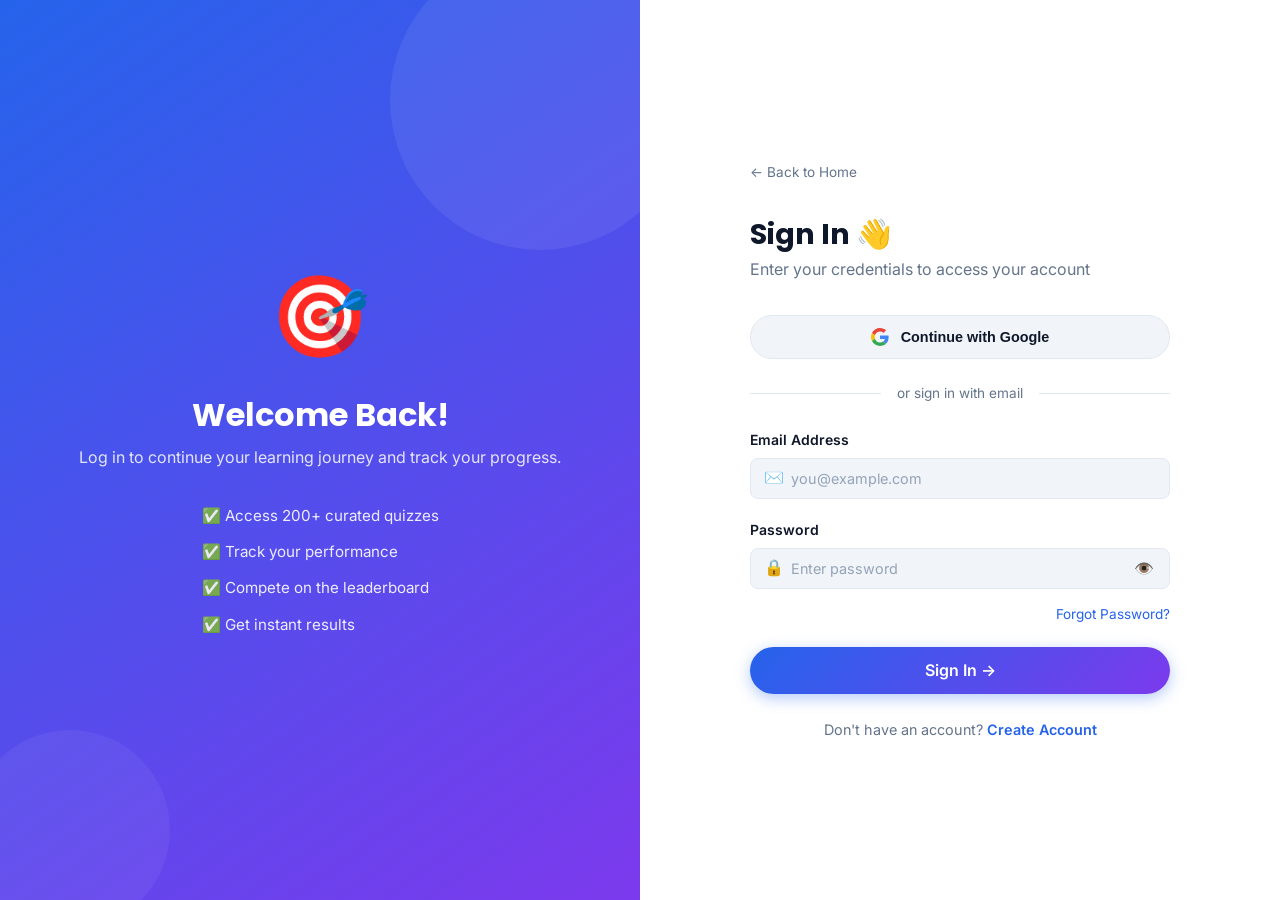
<file: Quiz/QuizSphere Frontend/leaderboard.html>
<!DOCTYPE html>
<html lang="en">
<head>
  <meta charset="UTF-8" /><meta name="viewport" content="width=device-width, initial-scale=1.0" />
  <title>Leaderboard — QuizSphere</title>
  <link rel="stylesheet" href="styles.css" />
  <style>
    body { padding: 0; }
    .rank-1 { color: #F59E0B; font-weight: 800; }
    .rank-2 { color: #94A3B8; font-weight: 800; }
    .rank-3 { color: #B45309; font-weight: 800; }
    .avatar {
      width: 36px; height: 36px; border-radius: 50%;
      background: linear-gradient(135deg, var(--blue), var(--purple));
      display: flex; align-items: center; justify-content: center;
      color: #fff; font-weight: 700; font-size: .85rem; flex-shrink: 0;
    }
  </style>
</head>
<body>
  <div class="app-layout">
    <aside class="sidebar" id="sidebar">
      <div class="sidebar-brand">⚡ QuizSphere</div>
      <nav class="sidebar-nav">
        <a href="dashboard.html"><span class="nav-icon">🏠</span> Dashboard</a>
        <a href="categories.html"><span class="nav-icon">📚</span> My Quizzes</a>
        <a href="leaderboard.html" class="active"><span class="nav-icon">🏆</span> Leaderboard</a>
        <a href="results.html"><span class="nav-icon">📊</span> My Results</a>
        <a href="profile.html"><span class="nav-icon">👤</span> Profile</a>
      </nav>
      <div class="sidebar-footer">
        <button class="theme-btn" onclick="toggleTheme()" style="margin-bottom:.75rem">🌙 Toggle Theme</button>
        <a href="login.html" class="btn btn-secondary btn-sm btn-full" onclick="clearAuth()">🚪 Logout</a>
      </div>
    </aside>

    <main class="main-content">
      <div class="page-header">
        <h1 class="page-title">🏆 Leaderboard</h1>
        <p class="page-subtitle">Top performers across all quizzes</p>
      </div>

      <!-- Podium -->
      <div id="podium" class="podium"></div>

      <!-- Full Table -->
      <div class="chart-container">
        <div style="display:flex;justify-content:space-between;align-items:center;margin-bottom:1.25rem">
          <div style="font-weight:700">All Rankings</div>
          <span class="badge badge-blue" id="totalEntries">Loading...</span>
        </div>
        <div class="table-wrapper">
          <table>
            <thead>
              <tr>
                <th>Rank</th>
                <th>Student</th>
                <th>Quiz ID</th>
                <th>Score</th>
                <th>Total Q's</th>
                <th>Percentage</th>
                <th>Date</th>
                <th>Badge</th>
              </tr>
            </thead>
            <tbody id="lbBody">
              <tr><td colspan="8" style="text-align:center;padding:2rem;color:var(--text-muted)">
                <div class="spinner spinner-dark" style="margin:0 auto"></div>
              </td></tr>
            </tbody>
          </table>
        </div>
      </div>
    </main>
  </div>

  <script src="api.js"></script>
  <script>
    requireAuth();

    function getBadge(pct) {
      if (pct >= 90) return '<span class="badge badge-purple">🥇 Gold</span>';
      if (pct >= 75) return '<span class="badge badge-blue">🥈 Silver</span>';
      if (pct >= 60) return '<span class="badge badge-yellow">🥉 Bronze</span>';
      return '<span class="badge" style="background:var(--surface2);color:var(--text-muted)">📝 Participant</span>';
    }

    function getInitials(id) {
      return 'U' + id;
    }

    async function loadLeaderboard() {
      try {
        const data = await apiFetch(API.results.leaderboard);
        if (!data || !data.length) {
          document.getElementById('lbBody').innerHTML = `<tr><td colspan="8" style="text-align:center;padding:2rem;color:var(--text-muted)">No results yet. Be the first to take a quiz!</td></tr>`;
          document.getElementById('podium').innerHTML = '';
          document.getElementById('totalEntries').textContent = '0 entries';
          return;
        }

        document.getElementById('totalEntries').textContent = data.length + ' entries';

        // Podium (top 3)
        const top3 = data.slice(0, 3);
        const podiumOrder = top3.length >= 3
          ? [top3[1], top3[0], top3[2]]
          : top3.length === 2 ? [top3[1], top3[0]] : [top3[0]];

        const heightMap = ['podium-2', 'podium-1', 'podium-3'];
        const rankMap = top3.length >= 3
          ? [2, 1, 3]
          : top3.length === 2 ? [2, 1] : [1];

        document.getElementById('podium').innerHTML = `
          <div style="display:flex;align-items:flex-end;justify-content:center;gap:1rem;margin-bottom:2rem">
            ${podiumOrder.map((r, i) => {
              const pct = ((r.score / r.totalQuestions) * 100).toFixed(0);
              return `
                <div style="text-align:center">
                  <div style="font-size:1.8rem;margin-bottom:.5rem">${rankMap[i] === 1 ? '👑' : rankMap[i] === 2 ? '🥈' : '🥉'}</div>
                  <div class="avatar"
style="margin:0 auto .5rem;width:44px;height:44px;font-size:1rem">
${r.userName.charAt(0).toUpperCase()}
</div>
                  <div class="podium-card ${heightMap[i]}">
                    <div class="podium-rank">${rankMap[i]}</div>
                    <div class="podium-name">${r.userName}</div>
                    <div class="podium-score">${pct}%</div>
                  </div>
                </div>`;
            }).join('')}
          </div>`;

        // Table
        document.getElementById('lbBody').innerHTML = data.map((r, i) => {
          const pct = ((r.score / r.totalQuestions) * 100).toFixed(1);
          const rankClass = i === 0 ? 'rank-1' : i === 1 ? 'rank-2' : i === 2 ? 'rank-3' : '';
          return `
            <tr>
              <td><span class="${rankClass}" style="font-size:1.1rem">${i === 0 ? '🥇' : i === 1 ? '🥈' : i === 2 ? '🥉' : '#' + (i + 1)}</span></td>
              <td>
                <div style="display:flex;align-items:center;gap:.75rem">
                  <div class="avatar">
${r.userName.charAt(0).toUpperCase()}
</div>
                  <span>${r.userName}</span>
                </div>
              </td>
              <td>${r.quizTitle}</td>
              <td><strong>${r.score}</strong></td>
              <td>${r.totalQuestions}</td>
              <td>
                <div style="display:flex;align-items:center;gap:.75rem">
                  <div class="progress-bar" style="width:80px">
                    <div class="progress-fill" style="width:${pct}%"></div>
                  </div>
                  <span style="font-weight:600">${pct}%</span>
                </div>
              </td>
              <td style="color:var(--text-muted);font-size:.82rem">${r.attemptedAt ? new Date(r.attemptedAt).toLocaleDateString() : '—'}</td>
              <td>${getBadge(parseFloat(pct))}</td>
            </tr>`;
        }).join('');

      } catch (err) {
        document.getElementById('lbBody').innerHTML = `<tr><td colspan="8" style="text-align:center;padding:2rem;color:var(--text-muted)">Failed to load leaderboard. Make sure the backend is running.</td></tr>`;
      }
    }

    loadLeaderboard();
  </script>
</body>
</html>
</file>
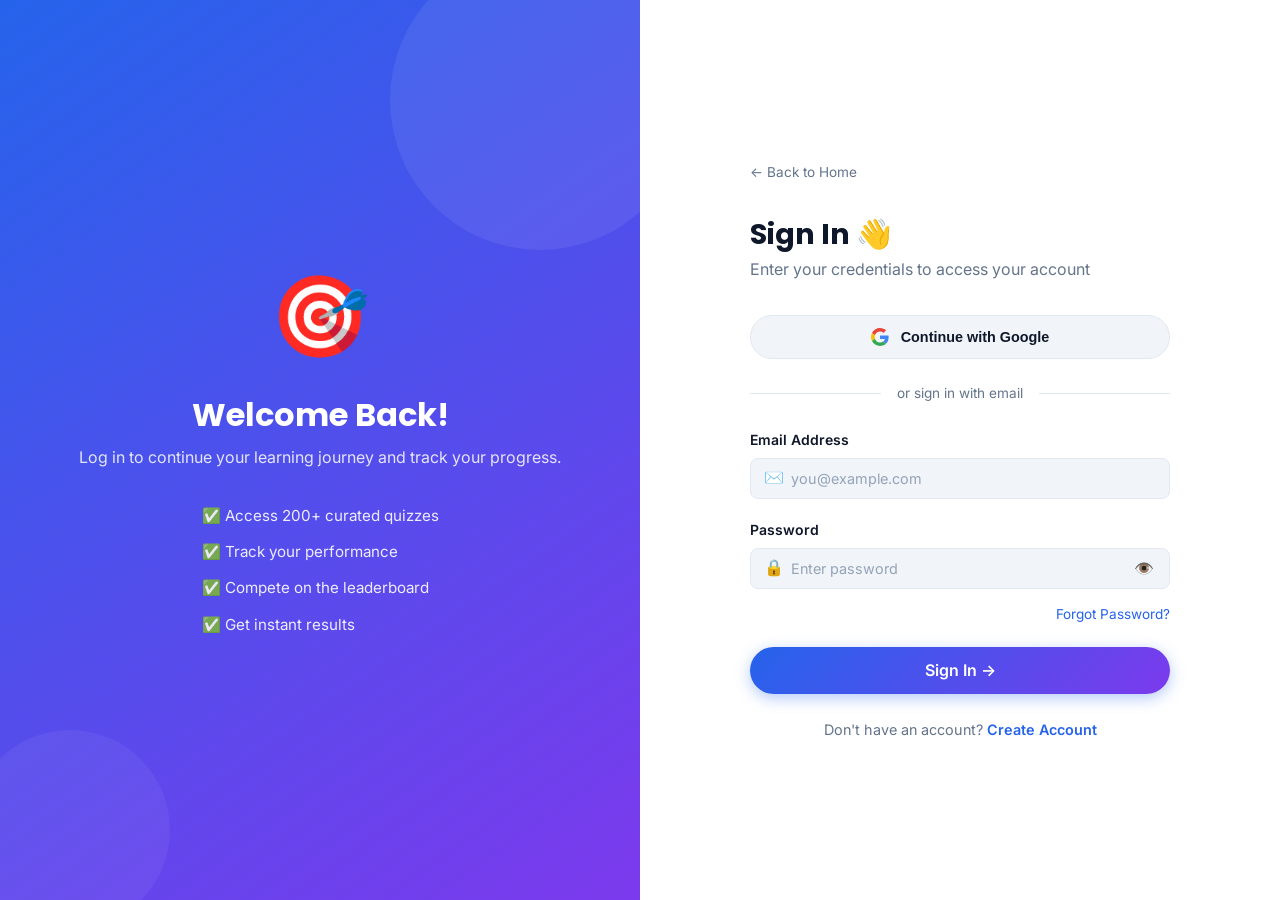
<file: Quiz/QuizSphere Frontend/login.html>
<!DOCTYPE html>
<html lang="en">
<head>
  <meta charset="UTF-8" /><meta name="viewport" content="width=device-width, initial-scale=1.0" />
  <title>Login — QuizSphere</title>
  <link rel="stylesheet" href="styles.css" />
  <style>
    body { padding: 0; min-height: 100vh; }
    .auth-layout { min-height: 100vh; display: grid; grid-template-columns: 1fr 1fr; }
    .auth-left {
      background: linear-gradient(145deg, var(--blue) 0%, var(--purple) 100%);
      display: flex; flex-direction: column; align-items: center;
      justify-content: center; padding: 3rem; color: #fff; text-align: center;
      position: relative; overflow: hidden;
    }
    .auth-left::before {
      content: ''; position: absolute; width: 300px; height: 300px;
      border-radius: 50%; background: rgba(255,255,255,.07);
      top: -50px; right: -50px;
    }
    .auth-left::after {
      content: ''; position: absolute; width: 200px; height: 200px;
      border-radius: 50%; background: rgba(255,255,255,.05);
      bottom: -30px; left: -30px;
    }
    .auth-left h2 { font-size: 2rem; margin: 1rem 0 .5rem; position: relative; z-index: 1; }
    .auth-left p { opacity: .85; line-height: 1.8; position: relative; z-index: 1; }
    .auth-visual { font-size: 5rem; position: relative; z-index: 1; animation: floatY 4s ease-in-out infinite; }
    @keyframes floatY { 0%,100%{transform:translateY(0)} 50%{transform:translateY(-12px)} }
    .auth-features { list-style: none; margin-top: 2rem; position: relative; z-index: 1; text-align: left; }
    .auth-features li { display: flex; align-items: center; gap: .75rem; margin-bottom: .75rem; opacity: .9; font-size: .95rem; }

    .auth-right {
      display: flex; flex-direction: column; align-items: center;
      justify-content: center; padding: 3rem; background: var(--surface);
    }
    .auth-card { width: 100%; max-width: 420px; }
    .auth-card h1 { font-size: 1.8rem; margin-bottom: .35rem; }
    .auth-card > p { color: var(--text-muted); margin-bottom: 2rem; }

    .divider { display: flex; align-items: center; gap: 1rem; margin: 1.5rem 0; color: var(--text-muted); font-size: .85rem; }
    .divider::before, .divider::after { content: ''; flex: 1; height: 1px; background: var(--border); }

    .google-btn {
      display: flex; align-items: center; justify-content: center; gap: .75rem;
      width: 100%; padding: .75rem; border-radius: 50px;
      border: 1.5px solid var(--border); background: var(--surface2);
      cursor: pointer; font-weight: 600; font-size: .9rem; color: var(--text);
      transition: all var(--transition);
    }
    .google-btn:hover { background: var(--surface); box-shadow: var(--shadow); }

    .forgot-link { text-align: right; margin-top: -.5rem; margin-bottom: 1.25rem; }
    .forgot-link a { font-size: .85rem; color: var(--blue); }

    .auth-footer { text-align: center; margin-top: 1.5rem; font-size: .9rem; color: var(--text-muted); }
    .auth-footer a { color: var(--blue); font-weight: 600; }

    .back-home { display: inline-flex; align-items: center; gap: .4rem; font-size: .85rem; color: var(--text-muted); margin-bottom: 2rem; transition: color var(--transition); }
    .back-home:hover { color: var(--blue); }

    .password-toggle { position: absolute; right: 1rem; top: 50%; transform: translateY(-50%); cursor: pointer; color: var(--text-muted); background: none; border: none; font-size: 1rem; }

    @media (max-width: 900px) {
      .auth-layout { grid-template-columns: 1fr; }
      .auth-left { display: none; }
      .auth-right { padding: 2rem 1.5rem; }
    }
  </style>
</head>
<body>
  <div class="auth-layout">
    <!-- Left Panel -->
    <div class="auth-left">
      <div class="auth-visual">🎯</div>
      <h2>Welcome Back!</h2>
      <p>Log in to continue your learning journey and track your progress.</p>
      <ul class="auth-features">
        <li>✅ Access 200+ curated quizzes</li>
        <li>✅ Track your performance</li>
        <li>✅ Compete on the leaderboard</li>
        <li>✅ Get instant results</li>
      </ul>
    </div>

    <!-- Right Panel -->
    <div class="auth-right">
      <div class="auth-card fade-in-up">
        <a href="index.html" class="back-home">← Back to Home</a>
        <h1>Sign In 👋</h1>
        <p>Enter your credentials to access your account</p>

        <button class="google-btn" onclick="showToast('Google login coming soon!','info')">
          <svg width="18" height="18" viewBox="0 0 48 48"><path fill="#EA4335" d="M24 9.5c3.54 0 6.71 1.22 9.21 3.6l6.85-6.85C35.9 2.38 30.47 0 24 0 14.62 0 6.51 5.38 2.56 13.22l7.98 6.19C12.43 13.72 17.74 9.5 24 9.5z"/><path fill="#4285F4" d="M46.98 24.55c0-1.57-.15-3.09-.38-4.55H24v9.02h12.94c-.58 2.96-2.26 5.48-4.78 7.18l7.73 6c4.51-4.18 7.09-10.36 7.09-17.65z"/><path fill="#FBBC05" d="M10.53 28.59c-.48-1.45-.76-2.99-.76-4.59s.27-3.14.76-4.59l-7.98-6.19C.92 16.46 0 20.12 0 24c0 3.88.92 7.54 2.56 10.78l7.97-6.19z"/><path fill="#34A853" d="M24 48c6.48 0 11.93-2.13 15.89-5.81l-7.73-6c-2.15 1.45-4.92 2.3-8.16 2.3-6.26 0-11.57-4.22-13.47-9.91l-7.98 6.19C6.51 42.62 14.62 48 24 48z"/></svg>
          Continue with Google
        </button>

        <div class="divider">or sign in with email</div>

        <form id="loginForm">
          <div class="form-group">
            <label class="form-label">Email Address</label>
            <div class="input-group">
              <span class="input-icon">✉️</span>
              <input type="email" class="form-control" id="email" placeholder="you@example.com" required />
            </div>
          </div>
          <div class="form-group">
            <label class="form-label">Password</label>
            <div class="input-group" style="position:relative">
              <span class="input-icon">🔒</span>
              <input type="password" class="form-control" id="password" placeholder="Enter password" required />
              <button type="button" class="password-toggle" id="pwToggle">👁️</button>
            </div>
          </div>
          <div class="forgot-link"><a href="#">Forgot Password?</a></div>
          <button type="submit" class="btn btn-primary btn-full btn-lg" id="loginBtn">
            Sign In →
          </button>
        </form>

        <div class="auth-footer">
          Don't have an account? <a href="register.html">Create Account</a>
        </div>
      </div>
    </div>
  </div>

  <script src="api.js"></script>
  <script>
    // Password toggle
    document.getElementById('pwToggle').addEventListener('click', function() {
      const pw = document.getElementById('password');
      pw.type = pw.type === 'password' ? 'text' : 'password';
      this.textContent = pw.type === 'password' ? '👁️' : '🙈';
    });

    document.getElementById('loginForm').addEventListener('submit', async function(e) {
      e.preventDefault();
      const btn = document.getElementById('loginBtn');
      showSpinner(btn);

      const email = document.getElementById('email').value.trim();
      const password = document.getElementById('password').value;

      try {
        const user = await apiFetch(API.auth.login, {
    method: 'POST',
    body: JSON.stringify({
        email,
        password
    })
});

setAuth("demo-token", {
    id: user.id,
    name: user.name,
    email: user.email,
    role: user.role
});
        showToast('Login successful! Redirecting...', 'success');
        setTimeout(() => window.location.href = 'dashboard.html', 1000);
      } catch (err) {
        hideSpinner(btn);
        showToast(err.message || 'Login failed. Check your credentials.', 'error');
      }
    });
  </script>
</body>
</html>
</file>
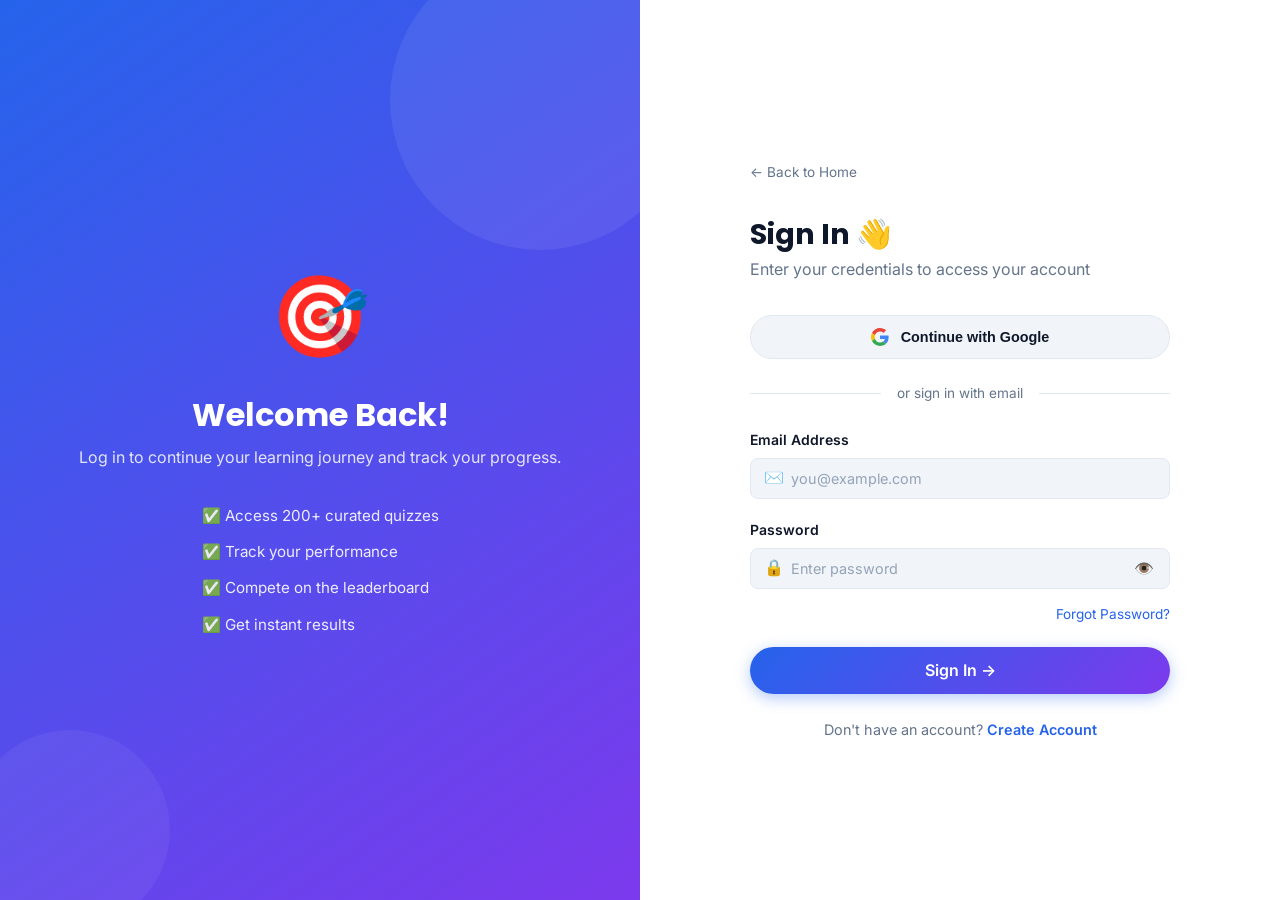
<file: Quiz/QuizSphere Frontend/profile.html>
<!DOCTYPE html>
<html lang="en">
<head>
  <meta charset="UTF-8" /><meta name="viewport" content="width=device-width, initial-scale=1.0" />
  <title>Profile — QuizSphere</title>
  <link rel="stylesheet" href="styles.css" />
  <style>
    .profile-hero {
      background: linear-gradient(135deg, var(--blue), var(--purple));
      border-radius: var(--radius-lg); padding: 3rem 2rem;
      text-align: center; color: #fff; margin-bottom: 2rem; position: relative; overflow: hidden;
    }
    .profile-hero::before {
      content: ''; position: absolute; width: 200px; height: 200px; border-radius: 50%;
      background: rgba(255,255,255,.08); top: -50px; right: -50px;
    }
    .profile-avatar {
      width: 90px; height: 90px; border-radius: 50%;
      background: rgba(255,255,255,.2); border: 3px solid rgba(255,255,255,.5);
      display: flex; align-items: center; justify-content: center;
      font-size: 2.5rem; margin: 0 auto 1rem; position: relative; z-index: 1;
    }
    .profile-hero h2 { font-size: 1.6rem; position: relative; z-index: 1; }
    .profile-hero p { opacity: .85; position: relative; z-index: 1; }

    .achievement-grid { display: grid; grid-template-columns: repeat(auto-fill, minmax(130px, 1fr)); gap: 1rem; }
    .achievement-card {
      background: var(--surface); border-radius: var(--radius); border: 1px solid var(--border);
      padding: 1.25rem; text-align: center; transition: all var(--transition);
    }
    .achievement-card:hover { transform: translateY(-3px); box-shadow: var(--shadow); }
    .achievement-icon { font-size: 2rem; margin-bottom: .5rem; }
    .achievement-name { font-weight: 700; font-size: .85rem; }
    .achievement-desc { font-size: .75rem; color: var(--text-muted); margin-top: .2rem; }
    .achievement-card.locked { opacity: .4; filter: grayscale(1); }
  </style>
</head>
<body>
  <div class="app-layout">
    <aside class="sidebar">
      <div class="sidebar-brand">⚡ QuizSphere</div>
      <nav class="sidebar-nav">
        <a href="dashboard.html"><span class="nav-icon">🏠</span> Dashboard</a>
        <a href="categories.html"><span class="nav-icon">📚</span> My Quizzes</a>
        <a href="leaderboard.html"><span class="nav-icon">🏆</span> Leaderboard</a>
        <a href="results.html"><span class="nav-icon">📊</span> My Results</a>
        <a href="profile.html" class="active"><span class="nav-icon">👤</span> Profile</a>
      </nav>
      <div class="sidebar-footer">
        <button class="theme-btn" onclick="toggleTheme()" style="margin-bottom:.75rem">🌙 Toggle Theme</button>
        <a href="login.html" class="btn btn-secondary btn-sm btn-full" onclick="clearAuth()">🚪 Logout</a>
      </div>
    </aside>

    <main class="main-content">
      <div class="page-header">
        <h1 class="page-title">👤 My Profile</h1>
        <p class="page-subtitle">Manage your account and view achievements</p>
      </div>

      <div class="profile-hero">
        <div class="profile-avatar">👤</div>
        <h2 id="profileName">Loading...</h2>
        <p id="profileEmail">—</p>
        <div style="display:flex;gap:2rem;justify-content:center;margin-top:1.5rem;position:relative;z-index:1">
          <div><div style="font-size:1.5rem;font-weight:800" id="ph-quizzes">—</div><div style="font-size:.8rem;opacity:.8">Quizzes</div></div>
          <div><div style="font-size:1.5rem;font-weight:800" id="ph-avg">—</div><div style="font-size:.8rem;opacity:.8">Avg Score</div></div>
          <div><div style="font-size:1.5rem;font-weight:800" id="ph-best">—</div><div style="font-size:.8rem;opacity:.8">Best</div></div>
        </div>
      </div>

      <div style="display:grid;grid-template-columns:1fr 1fr;gap:1.5rem;margin-bottom:1.5rem" id="profileGrid">
        <!-- Edit Profile -->
        <div class="chart-container">
          <div style="font-weight:700;margin-bottom:1.25rem">✏️ Edit Profile</div>
          <div class="form-group">
            <label class="form-label">Full Name</label>
            <input class="form-control" id="editName" placeholder="Your full name" />
          </div>
          <div class="form-group">
            <label class="form-label">Email Address</label>
            <input class="form-control" id="editEmail" type="email" placeholder="you@example.com" />
          </div>
          <div class="form-group">
            <label class="form-label">College / Institution</label>
            <input class="form-control" id="editCollege" placeholder="Your college name" />
          </div>
          <div class="form-group">
            <label class="form-label">Department</label>
            <input class="form-control" id="editDept" placeholder="e.g. Computer Science" />
          </div>
          <button class="btn btn-primary btn-full" onclick="saveProfile()">Save Changes</button>
        </div>

        <!-- Performance -->
        <div class="chart-container">
          <div style="font-weight:700;margin-bottom:1.25rem">📊 Performance Overview</div>
          <div id="performanceContent" style="color:var(--text-muted);text-align:center;padding:2rem">
            <div class="spinner spinner-dark" style="margin:0 auto 1rem"></div>
            Loading stats...
          </div>
        </div>
      </div>

      <!-- Achievements -->
      <div class="chart-container">
        <div style="font-weight:700;margin-bottom:1.25rem">🏅 Achievements</div>
        <div class="achievement-grid" id="achievementGrid"></div>
      </div>
    </main>
  </div>

  <script src="api.js"></script>
  <script>
    requireAuth();
    const user = getUser();

    // Fill user info
    if (user) {
      document.getElementById('profileName').textContent = user.name || 'Student';
      document.getElementById('profileEmail').textContent = user.email || '—';
      document.getElementById('editName').value = user.name || '';
      document.getElementById('editEmail').value = user.email || '';
    }

    // Saved college/dept
    document.getElementById('editCollege').value = localStorage.getItem('qs_college') || '';
    document.getElementById('editDept').value = localStorage.getItem('qs_dept') || '';

    function saveProfile() {
      const name = document.getElementById('editName').value.trim();
      const college = document.getElementById('editCollege').value.trim();
      const dept = document.getElementById('editDept').value.trim();
      localStorage.setItem('qs_college', college);
      localStorage.setItem('qs_dept', dept);
      const u = getUser() || {};
      u.name = name;
      localStorage.setItem('qs_user', JSON.stringify(u));
      document.getElementById('profileName').textContent = name;
      showToast('Profile updated successfully!', 'success');
    }

    // Achievements
    const achievements = [
      { icon: '🚀', name: 'First Quiz', desc: 'Take your first quiz', key: 'first' },
      { icon: '🔥', name: 'Hot Streak', desc: '3 quizzes in a row', key: 'streak' },
      { icon: '💯', name: 'Perfect Score', desc: 'Score 100%', key: 'perfect' },
      { icon: '⚡', name: 'Speed Master', desc: 'Finish in under 5 min', key: 'speed' },
      { icon: '🏆', name: 'Top 10', desc: 'Enter leaderboard top 10', key: 'top10' },
      { icon: '🎓', name: 'Scholar', desc: 'Complete 10 quizzes', key: 'scholar' },
      { icon: '🧠', name: 'Brain Trust', desc: 'Avg score above 80%', key: 'brain' },
      { icon: '🌟', name: 'Superstar', desc: 'Score 90%+ three times', key: 'super' },
    ];

    async function loadProfile() {
      try {
        const results = await apiFetch(API.results.user(user?.id || 1));
        const total = results?.length || 0;
        const percentages = (results || []).map(r => (r.score / r.totalQuestions) * 100);
        const avg = total ? percentages.reduce((a, b) => a + b, 0) / total : 0;
        const best = total ? Math.max(...percentages) : 0;

        document.getElementById('ph-quizzes').textContent = total;
        document.getElementById('ph-avg').textContent = avg.toFixed(1) + '%';
        document.getElementById('ph-best').textContent = best.toFixed(1) + '%';

        document.getElementById('performanceContent').innerHTML = `
          <div style="display:flex;flex-direction:column;gap:1rem">
            <div>
              <div style="display:flex;justify-content:space-between;font-size:.85rem;margin-bottom:.35rem">
                <span>Average Score</span><strong>${avg.toFixed(1)}%</strong>
              </div>
              <div class="progress-bar"><div class="progress-fill" style="width:${avg}%"></div></div>
            </div>
            <div>
              <div style="display:flex;justify-content:space-between;font-size:.85rem;margin-bottom:.35rem">
                <span>Best Score</span><strong>${best.toFixed(1)}%</strong>
              </div>
              <div class="progress-bar"><div class="progress-fill" style="width:${best}%;background:var(--green)"></div></div>
            </div>
            <div>
              <div style="display:flex;justify-content:space-between;font-size:.85rem;margin-bottom:.35rem">
                <span>Pass Rate (≥60%)</span>
                <strong>${total ? ((percentages.filter(p => p >= 60).length / total * 100).toFixed(0)) : 0}%</strong>
              </div>
              <div class="progress-bar">
                <div class="progress-fill" style="width:${total ? (percentages.filter(p => p >= 60).length / total * 100) : 0}%;background:var(--purple)"></div>
              </div>
            </div>
            <div style="margin-top:.5rem;color:var(--text-muted);font-size:.85rem;text-align:center">
              Completed <strong>${total}</strong> quiz${total !== 1 ? 'zes' : ''}
            </div>
          </div>`;

        // Achievements
        const unlocked = {
          first: total >= 1,
          streak: total >= 3,
          perfect: percentages.some(p => p === 100),
          speed: false, // Would need time data
          top10: false, // Would need leaderboard check
          scholar: total >= 10,
          brain: avg >= 80,
          super: percentages.filter(p => p >= 90).length >= 3,
        };

        document.getElementById('achievementGrid').innerHTML = achievements.map(a => `
          <div class="achievement-card ${unlocked[a.key] ? '' : 'locked'}">
            <div class="achievement-icon">${a.icon}</div>
            <div class="achievement-name">${a.name}</div>
            <div class="achievement-desc">${a.desc}</div>
            ${unlocked[a.key] ? '<div style="color:var(--green);font-size:.75rem;margin-top:.4rem;font-weight:700">✅ Unlocked</div>' : ''}
          </div>
        `).join('');

      } catch {
        document.getElementById('performanceContent').innerHTML = `<div style="color:var(--text-muted)">Could not load stats.</div>`;
        document.getElementById('achievementGrid').innerHTML = achievements.map(a => `
          <div class="achievement-card locked">
            <div class="achievement-icon">${a.icon}</div>
            <div class="achievement-name">${a.name}</div>
            <div class="achievement-desc">${a.desc}</div>
          </div>
        `).join('');
      }
    }

    // Responsive grid
    if (window.innerWidth < 768) {
      document.getElementById('profileGrid').style.gridTemplateColumns = '1fr';
    }

    loadProfile();
  </script>
</body>
</html>
</file>
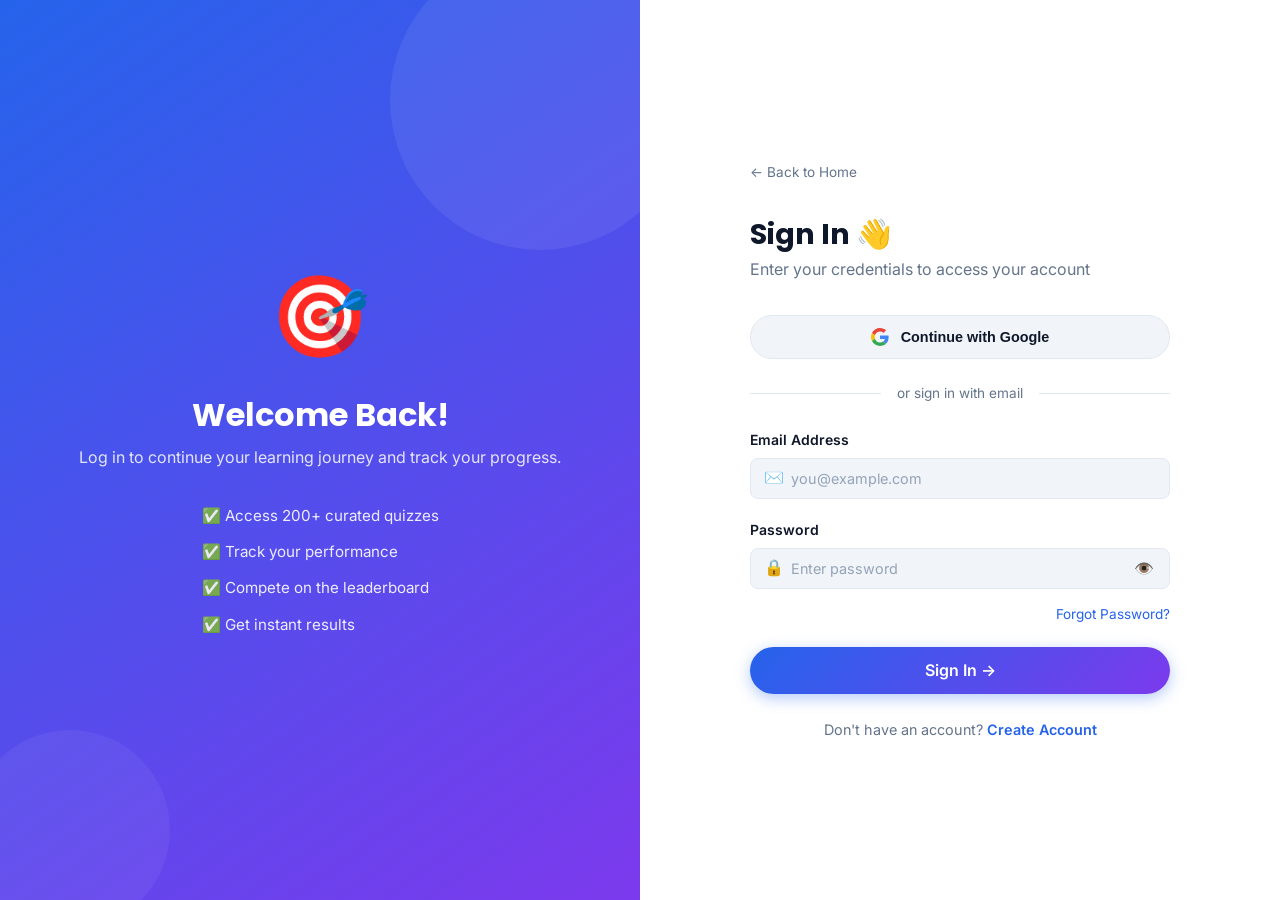
<file: Quiz/QuizSphere Frontend/quiz.html>
<!DOCTYPE html>
<html lang="en">
<head>
  <meta charset="UTF-8" /><meta name="viewport" content="width=device-width, initial-scale=1.0" />
  <title>Quiz — QuizSphere</title>
  <link rel="stylesheet" href="styles.css" />
  <style>
    body { padding: 0; min-height: 100vh; background: var(--bg); }
    .quiz-topbar {
      position: sticky; top: 0; z-index: 50;
      background: var(--surface); border-bottom: 1px solid var(--border);
      padding: 1rem 2rem; display: flex; align-items: center; justify-content: space-between;
      backdrop-filter: blur(10px);
    }
    .quiz-title { font-family: var(--font-display); font-weight: 700; font-size: 1.1rem; }
    .timer-box {
      display: flex; align-items: center; gap: .5rem;
      background: var(--blue-light); color: var(--blue);
      padding: .5rem 1.25rem; border-radius: 50px;
      font-weight: 700; font-size: 1rem; font-family: var(--font-display);
    }
    .timer-box.warning { background: #FEF3C7; color: #92400E; }
    .timer-box.danger  { background: #FEE2E2; color: #991B1B; animation: pulse 1s infinite; }
    @keyframes pulse { 0%,100%{opacity:1} 50%{opacity:.7} }

    .quiz-layout { display: grid; grid-template-columns: 1fr 280px; gap: 2rem; max-width: 1100px; margin: 2rem auto; padding: 0 1.5rem; }

    .question-card {
      background: var(--surface); border-radius: var(--radius-lg);
      border: 1px solid var(--border); padding: 2.5rem; box-shadow: var(--shadow);
    }
    .q-number { font-size: .85rem; color: var(--blue); font-weight: 700; margin-bottom: .5rem; }
    .q-text { font-size: 1.15rem; font-weight: 600; margin-bottom: 2rem; line-height: 1.7; }

    .options { display: flex; flex-direction: column; gap: .85rem; }

    .q-nav-card {
      background: var(--surface); border-radius: var(--radius);
      border: 1px solid var(--border); padding: 1.5rem; box-shadow: var(--shadow-sm);
      position: sticky; top: 80px;
    }
    .q-nav-title { font-weight: 700; font-size: .9rem; margin-bottom: 1rem; }
    .nav-legend { display: flex; flex-wrap: wrap; gap: .5rem; margin-bottom: 1rem; }
    .legend-item { display: flex; align-items: center; gap: .4rem; font-size: .75rem; color: var(--text-muted); }
    .legend-dot { width: 10px; height: 10px; border-radius: 3px; }

    .quiz-controls { display: flex; gap: 1rem; margin-top: 2rem; }

    /* Loading state */
    .quiz-loading {
      display: flex; flex-direction: column; align-items: center; justify-content: center;
      min-height: 60vh; gap: 1rem;
    }
    .quiz-loading .spinner { width: 40px; height: 40px; border-width: 4px; }
    .spinner-dark { border-color: rgba(37,99,235,.15); border-top-color: var(--blue); }

    @media (max-width: 768px) {
      .quiz-layout { grid-template-columns: 1fr; }
      .q-nav-card { position: static; order: -1; }
      .quiz-topbar { padding: .75rem 1rem; }
    }
  </style>
</head>
<body>
  <!-- Top Bar -->
  <div class="quiz-topbar">
    <div style="display:flex;align-items:center;gap:1rem">
      <a href="categories.html" style="color:var(--text-muted);font-size:.9rem">← Exit</a>
      <div class="quiz-title" id="quizTitle">Loading Quiz...</div>
    </div>
    <div style="display:flex;align-items:center;gap:1rem">
      <div class="timer-box" id="timerBox">
        ⏱ <span id="timerDisplay">--:--</span>
      </div>
    </div>
  </div>

  <!-- Progress Bar -->
  <div class="progress-bar" style="border-radius:0;height:5px">
    <div class="progress-fill" id="topProgress" style="width:0%;transition:width .3s ease"></div>
  </div>

  <!-- Quiz Layout -->
  <div class="quiz-layout" id="quizLayout" style="display:none">
    <!-- Question Card -->
    <div>
      <div class="question-card" id="questionCard">
        <div class="q-number" id="qNumber">Question 1 of ?</div>
        <div class="q-text" id="qText"></div>
        <div class="options" id="optionsContainer"></div>
        <div class="quiz-controls">
          <button class="btn btn-secondary" id="prevBtn" onclick="navigate(-1)" disabled>← Previous</button>
          <button class="btn btn-primary" id="nextBtn" onclick="navigate(1)">Next →</button>
          <button class="btn btn-success" id="submitBtn" onclick="confirmSubmit()" style="display:none">Submit Quiz ✓</button>
        </div>
      </div>
    </div>

    <!-- Sidebar Nav -->
    <div>
      <div class="q-nav-card">
        <div class="q-nav-title">Question Navigator</div>
        <div class="nav-legend">
          <div class="legend-item"><div class="legend-dot" style="background:var(--blue)"></div> Current</div>
          <div class="legend-item"><div class="legend-dot" style="background:var(--green)"></div> Answered</div>
          <div class="legend-item"><div class="legend-dot" style="background:var(--border)"></div> Unanswered</div>
        </div>
        <div class="q-nav" id="qNavigator"></div>
        <div style="margin-top:1.5rem;padding-top:1rem;border-top:1px solid var(--border)">
          <div style="font-size:.82rem;color:var(--text-muted);margin-bottom:.4rem">
            Answered: <strong id="answeredCount">0</strong> / <strong id="totalCount">0</strong>
          </div>
          <div class="progress-bar"><div class="progress-fill" id="answerProgress" style="width:0%"></div></div>
        </div>
      </div>
    </div>
  </div>

  <!-- Loading -->
  <div class="quiz-loading" id="quizLoading">
    <div class="spinner spinner-dark"></div>
    <p style="color:var(--text-muted)">Loading questions...</p>
  </div>

  <!-- Confirm Modal -->
  <div class="modal-overlay" id="confirmModal">
    <div class="modal">
      <div class="modal-header">
        <h3>Submit Quiz?</h3>
        <button class="modal-close" onclick="closeModal()">×</button>
      </div>
      <p style="color:var(--text-muted);margin-bottom:1.5rem">
        You have answered <strong id="modalAnswered">0</strong> out of <strong id="modalTotal">0</strong> questions.
        Are you sure you want to submit?
      </p>
      <div style="display:flex;gap:1rem">
        <button class="btn btn-secondary btn-full" onclick="closeModal()">Review Answers</button>
        <button class="btn btn-primary btn-full" id="submitFinalBtn" onclick="submitQuiz()">Submit Now</button>
      </div>
    </div>
  </div>

  <script src="api.js"></script>
  <script>
    requireAuth();

    const params = new URLSearchParams(location.search);
    const quizId = parseInt(params.get('id')) || 1;
    const quizTitle = decodeURIComponent(params.get('title') || 'Quiz');
    const duration = parseInt(params.get('duration')) || 30;

    document.getElementById('quizTitle').textContent = quizTitle;
    document.title = quizTitle + ' — QuizSphere';

    let questions = [];
    let answers = {}; // { questionId: selectedAnswer }
    let currentIdx = 0;
    let timeLeft = duration * 60;
    let timerInterval;

    async function loadQuestions() {
      try {
        questions = await apiFetch(API.quizzes.questions(quizId));
        if (!questions || !questions.length) throw new Error('No questions');

        document.getElementById('quizLoading').style.display = 'none';
        document.getElementById('quizLayout').style.display = 'grid';
        document.getElementById('totalCount').textContent = questions.length;

        renderNavigator();
        showQuestion(0);
        startTimer();
      } catch (err) {
        document.getElementById('quizLoading').innerHTML = `
          <div style="text-align:center">
            <div style="font-size:3rem;margin-bottom:1rem">❌</div>
            <p style="color:var(--text-muted)">Failed to load questions for this quiz.</p>
            <a href="categories.html" class="btn btn-primary" style="margin-top:1rem">← Back to Categories</a>
          </div>`;
      }
    }

    function renderNavigator() {
      const nav = document.getElementById('qNavigator');
      nav.innerHTML = questions.map((q, i) => `
        <button onclick="showQuestion(${i})" id="nav-${i}">${i + 1}</button>
      `).join('');
    }

    function showQuestion(idx) {
      currentIdx = idx;
      const q = questions[idx];
      document.getElementById('qNumber').textContent = `Question ${idx + 1} of ${questions.length}`;
      document.getElementById('qText').textContent =
  q.questionText || q.question || "Question not found";
      document.getElementById('topProgress').style.width = ((idx + 1) / questions.length * 100) + '%';

      const selected = answers[q.id];
      const opts = [
        { key: 'A', text: q.optionA },
        { key: 'B', text: q.optionB },
        { key: 'C', text: q.optionC },
        { key: 'D', text: q.optionD },
      ];

      document.getElementById('optionsContainer').innerHTML = opts.map(o => `
        <label class="option-label ${selected === o.key ? 'selected' : ''}">
          <input type="radio" name="opt" value="${o.key}" ${selected === o.key ? 'checked' : ''}
            onchange="selectAnswer('${q.id}', '${o.key}')" />
          <span style="font-weight:600;min-width:28px;color:var(--blue)">${o.key}.</span>
          <span>${o.text}</span>
        </label>
      `).join('');

      // Controls
      document.getElementById('prevBtn').disabled = idx === 0;
      const isLast = idx === questions.length - 1;
      document.getElementById('nextBtn').style.display = isLast ? 'none' : 'inline-flex';
      document.getElementById('submitBtn').style.display = isLast ? 'inline-flex' : 'none';

      // Update navigator
      document.querySelectorAll('.q-nav button').forEach((btn, i) => {
        btn.className = '';
        if (i === idx) btn.classList.add('current');
        else if (answers[questions[i].id]) btn.classList.add('answered');
      });
    }

    function selectAnswer(qId, val) {
      answers[qId] = val;
      document.querySelectorAll('.option-label').forEach(l => l.classList.remove('selected'));
      event.target.closest('.option-label').classList.add('selected');

      // Update nav button
      const btn = document.getElementById(`nav-${currentIdx}`);
      if (btn) btn.classList.add('answered');

      // Update counter
      const count = Object.keys(answers).length;
      document.getElementById('answeredCount').textContent = count;
      document.getElementById('answerProgress').style.width = (count / questions.length * 100) + '%';
    }

    function navigate(dir) {
      const next = currentIdx + dir;
      if (next >= 0 && next < questions.length) showQuestion(next);
    }

    function startTimer() {
      timerInterval = setInterval(() => {
        timeLeft--;
        const m = Math.floor(timeLeft / 60).toString().padStart(2, '0');
        const s = (timeLeft % 60).toString().padStart(2, '0');
        document.getElementById('timerDisplay').textContent = `${m}:${s}`;

        const box = document.getElementById('timerBox');
        box.className = 'timer-box';
        if (timeLeft < 300) box.classList.add('warning');
        if (timeLeft < 60) box.classList.add('danger');
        if (timeLeft <= 0) { clearInterval(timerInterval); submitQuiz(); }
      }, 1000);
    }

    function confirmSubmit() {
      const count = Object.keys(answers).length;
      document.getElementById('modalAnswered').textContent = count;
      document.getElementById('modalTotal').textContent = questions.length;
      document.getElementById('confirmModal').classList.add('open');
    }
    function closeModal() { document.getElementById('confirmModal').classList.remove('open'); }

    async function submitQuiz() {
      clearInterval(timerInterval);
      closeModal();
      const btn = document.getElementById('submitFinalBtn');
      showSpinner(btn);

      const user = getUser();
      const payload = {
        userId: user?.id || 1,
        quizId: quizId,
        answers: questions.map(q => ({
          questionId: q.id,
          selectedAnswer: answers[q.id] || ''
        }))
      };

      try {
        const result = await apiFetch(API.quizzes.submit, {
          method: 'POST',
          body: JSON.stringify(payload)
        });
        // Save result and redirect
        sessionStorage.setItem('quizResult', JSON.stringify({
          ...result,
          timeTaken: duration * 60 - timeLeft,
          quizTitle
        }));
        window.location.href = 'result.html';
      } catch (err) {
        hideSpinner(btn);
        showToast('Submission failed: ' + err.message, 'error');
      }
    }

    loadQuestions();
  </script>
</body>
</html>
</file>
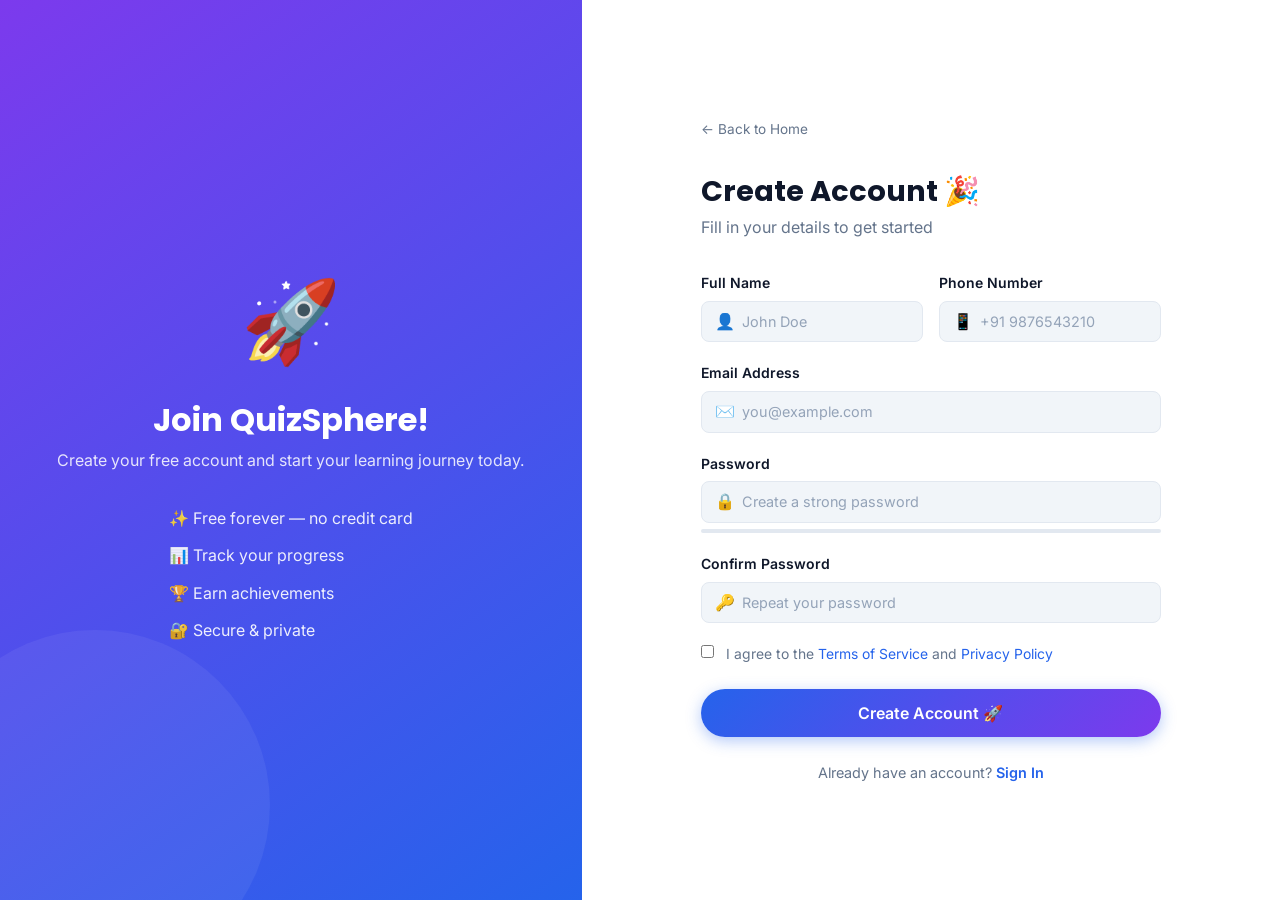
<file: Quiz/QuizSphere Frontend/register.html>
<!DOCTYPE html>
<html lang="en">
<head>
  <meta charset="UTF-8" /><meta name="viewport" content="width=device-width, initial-scale=1.0" />
  <title>Register — QuizSphere</title>
  <link rel="stylesheet" href="styles.css" />
  <style>
    body { padding: 0; min-height: 100vh; }
    .auth-layout { min-height: 100vh; display: grid; grid-template-columns: 1fr 1.2fr; }
    .auth-left {
      background: linear-gradient(145deg, var(--purple) 0%, var(--blue) 100%);
      display: flex; flex-direction: column; align-items: center;
      justify-content: center; padding: 3rem; color: #fff; text-align: center;
      position: relative; overflow: hidden;
    }
    .auth-left::before {
      content: ''; position: absolute; width: 350px; height: 350px;
      border-radius: 50%; background: rgba(255,255,255,.06);
      bottom: -80px; left: -80px;
    }
    .auth-visual { font-size: 5rem; animation: floatY 4s ease-in-out infinite; position: relative; z-index: 1; }
    @keyframes floatY { 0%,100%{transform:translateY(0)} 50%{transform:translateY(-12px)} }
    .auth-left h2 { font-size: 2rem; margin: 1rem 0 .5rem; position: relative; z-index: 1; }
    .auth-left p { opacity: .85; position: relative; z-index: 1; }

    .auth-right {
      display: flex; flex-direction: column; align-items: center;
      justify-content: center; padding: 3rem 2rem; background: var(--surface);
      overflow-y: auto;
    }
    .auth-card { width: 100%; max-width: 460px; }
    .auth-card h1 { font-size: 1.8rem; margin-bottom: .35rem; }
    .auth-card > p { color: var(--text-muted); margin-bottom: 2rem; }
    .back-home { display: inline-flex; align-items: center; gap: .4rem; font-size: .85rem; color: var(--text-muted); margin-bottom: 2rem; transition: color var(--transition); }
    .back-home:hover { color: var(--blue); }
    .form-row { display: grid; grid-template-columns: 1fr 1fr; gap: 1rem; }
    .auth-footer { text-align: center; margin-top: 1.5rem; font-size: .9rem; color: var(--text-muted); }
    .auth-footer a { color: var(--blue); font-weight: 600; }
    .strength-bar { height: 4px; border-radius: 2px; margin-top: .4rem; background: var(--border); }
    .strength-fill { height: 100%; border-radius: 2px; transition: all .3s ease; }
    .strength-text { font-size: .75rem; margin-top: .25rem; }
    @media (max-width: 900px) {
      .auth-layout { grid-template-columns: 1fr; }
      .auth-left { display: none; }
      .form-row { grid-template-columns: 1fr; }
    }
  </style>
</head>
<body>
  <div class="auth-layout">
    <div class="auth-left">
      <div class="auth-visual">🚀</div>
      <h2>Join QuizSphere!</h2>
      <p>Create your free account and start your learning journey today.</p>
      <div style="margin-top:2rem;position:relative;z-index:1;text-align:left">
        <div style="display:flex;align-items:center;gap:.75rem;margin-bottom:.75rem;opacity:.9">✨ Free forever — no credit card</div>
        <div style="display:flex;align-items:center;gap:.75rem;margin-bottom:.75rem;opacity:.9">📊 Track your progress</div>
        <div style="display:flex;align-items:center;gap:.75rem;margin-bottom:.75rem;opacity:.9">🏆 Earn achievements</div>
        <div style="display:flex;align-items:center;gap:.75rem;opacity:.9">🔐 Secure & private</div>
      </div>
    </div>

    <div class="auth-right">
      <div class="auth-card fade-in-up">
        <a href="index.html" class="back-home">← Back to Home</a>
        <h1>Create Account 🎉</h1>
        <p>Fill in your details to get started</p>

        <form id="registerForm">
          <div class="form-row">
            <div class="form-group">
              <label class="form-label">Full Name</label>
              <div class="input-group">
                <span class="input-icon">👤</span>
                <input type="text" class="form-control" id="name" placeholder="John Doe" required />
              </div>
            </div>
            <div class="form-group">
              <label class="form-label">Phone Number</label>
              <div class="input-group">
                <span class="input-icon">📱</span>
                <input type="tel" class="form-control" id="phone" placeholder="+91 9876543210" />
              </div>
            </div>
          </div>

          <div class="form-group">
            <label class="form-label">Email Address</label>
            <div class="input-group">
              <span class="input-icon">✉️</span>
              <input type="email" class="form-control" id="email" placeholder="you@example.com" required />
            </div>
          </div>

          <div class="form-group">
            <label class="form-label">Password</label>
            <div class="input-group">
              <span class="input-icon">🔒</span>
              <input type="password" class="form-control" id="password" placeholder="Create a strong password" required oninput="checkStrength(this.value)" />
            </div>
            <div class="strength-bar"><div class="strength-fill" id="strengthFill"></div></div>
            <div class="strength-text" id="strengthText"></div>
          </div>

          <div class="form-group">
            <label class="form-label">Confirm Password</label>
            <div class="input-group">
              <span class="input-icon">🔑</span>
              <input type="password" class="form-control" id="confirmPassword" placeholder="Repeat your password" required />
            </div>
          </div>

          <div style="display:flex;align-items:flex-start;gap:.75rem;margin-bottom:1.5rem;font-size:.87rem;color:var(--text-muted)">
            <input type="checkbox" id="terms" style="margin-top:2px;accent-color:var(--blue)" />
            <label for="terms">I agree to the <a href="#" style="color:var(--blue)">Terms of Service</a> and <a href="#" style="color:var(--blue)">Privacy Policy</a></label>
          </div>

          <button type="submit" class="btn btn-primary btn-full btn-lg" id="registerBtn">
            Create Account 🚀
          </button>
        </form>

        <div class="auth-footer">
          Already have an account? <a href="login.html">Sign In</a>
        </div>
      </div>
    </div>
  </div>

  <script src="api.js"></script>
  <script>
    function checkStrength(pw) {
      let score = 0;
      if (pw.length >= 8) score++;
      if (/[A-Z]/.test(pw)) score++;
      if (/[0-9]/.test(pw)) score++;
      if (/[^A-Za-z0-9]/.test(pw)) score++;
      const fill = document.getElementById('strengthFill');
      const text = document.getElementById('strengthText');
      const map = [
        { w: '0%', c: 'transparent', t: '' },
        { w: '25%', c: '#EF4444', t: '⚠️ Weak' },
        { w: '50%', c: '#F59E0B', t: '🔶 Fair' },
        { w: '75%', c: '#10B981', t: '✅ Good' },
        { w: '100%', c: '#2563EB', t: '💪 Strong' },
      ];
      fill.style.width = map[score].w;
      fill.style.background = map[score].c;
      text.textContent = map[score].t;
      text.style.color = map[score].c;
    }

    document.getElementById('registerForm').addEventListener('submit', async function(e) {
      e.preventDefault();
      if (!document.getElementById('terms').checked) {
        showToast('Please accept the terms and conditions', 'error');
        return;
      }
      const pw = document.getElementById('password').value;
      const cpw = document.getElementById('confirmPassword').value;
      if (pw !== cpw) { showToast('Passwords do not match!', 'error'); return; }

      const btn = document.getElementById('registerBtn');
      showSpinner(btn);

      try {
        const user = await apiFetch(API.auth.register, {
          method: 'POST',
          body: JSON.stringify({
            name: document.getElementById('name').value.trim(),
            email: document.getElementById('email').value.trim(),
            password: pw
          })
        });
        showToast('Account created successfully!', 'success');
        setTimeout(() => window.location.href = 'login.html', 1200);
      } catch (err) {
        hideSpinner(btn);
        showToast(err.message || 'Registration failed. Try again.', 'error');
      }
    });
  </script>
</body>
</html>
</file>
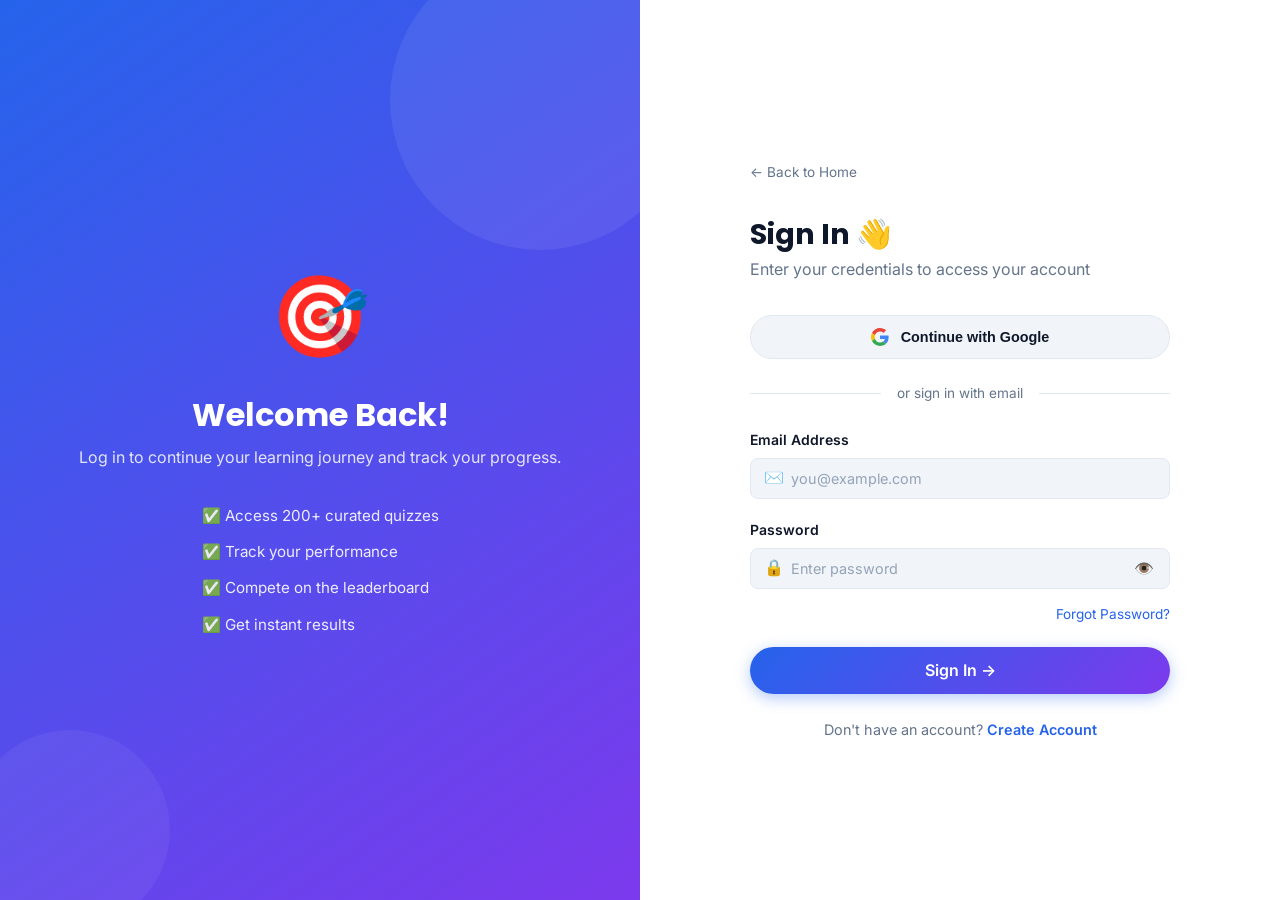
<file: Quiz/QuizSphere Frontend/result.html>
<!DOCTYPE html>
<html lang="en">
<head>
  <meta charset="UTF-8" /><meta name="viewport" content="width=device-width, initial-scale=1.0" />
  <title>Quiz Result — QuizSphere</title>
  <link rel="stylesheet" href="styles.css" />
  <style>
    body { min-height: 100vh; display: flex; flex-direction: column; align-items: center; justify-content: center; padding: 2rem; }

    .result-container { max-width: 750px; width: 100%; }

    .result-header {
      text-align: center; margin-bottom: 3rem;
      animation: fadeInUp .6s ease;
    }
    .result-emoji { font-size: 4.5rem; display: block; margin-bottom: 1rem; animation: bounceIn .8s ease; }
    @keyframes bounceIn {
      0%   { transform: scale(0); opacity: 0; }
      60%  { transform: scale(1.2); }
      80%  { transform: scale(.95); }
      100% { transform: scale(1); opacity: 1; }
    }

    .result-card {
      background: var(--surface); border-radius: var(--radius-lg);
      border: 1px solid var(--border); padding: 2.5rem; box-shadow: var(--shadow-lg);
      margin-bottom: 1.5rem;
    }

    .score-display {
      display: flex; align-items: center; justify-content: center;
      gap: 3rem; flex-wrap: wrap; margin-bottom: 2.5rem;
    }

    /* Circular progress */
    .circle-wrap { position: relative; width: 160px; height: 160px; }
    .circle-wrap svg { position: absolute; top: 0; left: 0; }
    .circle-wrap .circle-bg { fill: none; stroke: var(--border); stroke-width: 12; }
    .circle-wrap .circle-fill {
      fill: none; stroke-width: 12;
      stroke: url(#grad); stroke-linecap: round;
      transform-origin: center; transform: rotate(-90deg);
      transition: stroke-dashoffset 1.5s cubic-bezier(.4,0,.2,1);
    }
    .circle-wrap .circle-text {
      position: absolute; inset: 0; display: flex; flex-direction: column;
      align-items: center; justify-content: center; text-align: center;
    }
    .circle-wrap .pct-val { font-size: 2rem; font-weight: 800; font-family: var(--font-display); }
    .circle-wrap .pct-label { font-size: .75rem; color: var(--text-muted); }

    .score-stats { display: grid; grid-template-columns: 1fr 1fr; gap: 1rem; }
    .score-stat { text-align: center; }
    .score-stat .val { font-size: 1.8rem; font-weight: 800; font-family: var(--font-display); }
    .score-stat .lbl { font-size: .8rem; color: var(--text-muted); margin-top: .15rem; }

    .result-breakdown {
      display: flex; gap: 1rem; flex-wrap: wrap; margin-top: 1.5rem;
    }
    .breakdown-item {
      flex: 1; min-width: 120px; border-radius: var(--radius-sm);
      padding: 1rem; text-align: center;
    }
    .breakdown-item .bi-val { font-size: 1.5rem; font-weight: 800; }
    .breakdown-item .bi-lbl { font-size: .78rem; margin-top: .2rem; opacity: .8; }

    .result-actions { display: flex; gap: 1rem; flex-wrap: wrap; justify-content: center; }

    .confetti-piece {
      position: fixed; width: 8px; height: 12px; opacity: 0;
      animation: confettiFall linear forwards;
    }
    @keyframes confettiFall {
      0%   { opacity: 1; transform: translateY(-20px) rotate(0deg); }
      100% { opacity: 0; transform: translateY(100vh) rotate(720deg); }
    }
  </style>
</head>
<body>
  <div class="result-container fade-in-up">
    <div class="result-header">
      <span class="result-emoji" id="resultEmoji">🎉</span>
      <h1 id="resultTitle" style="font-size:2rem">Quiz Completed!</h1>
      <p id="resultSubtitle" style="color:var(--text-muted);margin-top:.5rem"></p>
    </div>

    <div class="result-card">
      <div class="score-display">
        <!-- Circular Progress -->
        <div class="circle-wrap">
          <svg viewBox="0 0 160 160" width="160" height="160">
            <defs>
              <linearGradient id="grad" x1="0%" y1="0%" x2="100%" y2="0%">
                <stop offset="0%" style="stop-color:#2563EB"/>
                <stop offset="100%" style="stop-color:#7C3AED"/>
              </linearGradient>
            </defs>
            <circle class="circle-bg" cx="80" cy="80" r="68"/>
            <circle class="circle-fill" id="circleFill" cx="80" cy="80" r="68"
              stroke-dasharray="427.26" stroke-dashoffset="427.26"/>
          </svg>
          <div class="circle-text">
            <div class="pct-val gradient-text" id="pctVal">0%</div>
            <div class="pct-label">Score</div>
          </div>
        </div>

        <!-- Stats -->
        <div class="score-stats">
          <div class="score-stat">
            <div class="val" id="scoreVal" style="color:var(--blue)">0</div>
            <div class="lbl">Correct Answers</div>
          </div>
          <div class="score-stat">
            <div class="val" id="wrongVal" style="color:var(--red)">0</div>
            <div class="lbl">Wrong Answers</div>
          </div>
          <div class="score-stat">
            <div class="val" id="totalVal">0</div>
            <div class="lbl">Total Questions</div>
          </div>
          <div class="score-stat">
            <div class="val" id="timeVal" style="color:var(--purple)">0m</div>
            <div class="lbl">Time Taken</div>
          </div>
        </div>
      </div>

      <!-- Breakdown Bars -->
      <div>
        <div style="display:flex;justify-content:space-between;align-items:center;margin-bottom:.5rem">
          <span style="font-size:.85rem;color:var(--text-muted)">Accuracy</span>
          <span style="font-size:.85rem;font-weight:700" id="accuracyPct">0%</span>
        </div>
        <div class="progress-bar" style="height:12px">
          <div class="progress-fill" id="accuracyBar" style="width:0%"></div>
        </div>
      </div>

      <div class="result-breakdown">
        <div class="breakdown-item" style="background:var(--blue-light);color:var(--blue)">
          <div class="bi-val" id="bdTotal">0</div>
          <div class="bi-lbl">Total Questions</div>
        </div>
        <div class="breakdown-item" style="background:#D1FAE5;color:#065F46">
          <div class="bi-val" id="bdCorrect">0</div>
          <div class="bi-lbl">Correct</div>
        </div>
        <div class="breakdown-item" style="background:#FEE2E2;color:#991B1B">
          <div class="bi-val" id="bdWrong">0</div>
          <div class="bi-lbl">Wrong</div>
        </div>
        <div class="breakdown-item" style="background:#FEF3C7;color:#92400E">
          <div class="bi-val" id="bdSkipped">0</div>
          <div class="bi-lbl">Skipped</div>
        </div>
      </div>
    </div>

    <div class="result-actions">
      <button class="btn btn-primary btn-lg" onclick="downloadCert()">🏆 Download Certificate</button>
      <a href="categories.html" class="btn btn-secondary btn-lg">📝 Take Another Quiz</a>
      <a href="dashboard.html" class="btn btn-outline btn-lg">🏠 Dashboard</a>
    </div>
  </div>

  <script src="api.js"></script>
  <script>
    requireAuth();

    const raw = sessionStorage.getItem('quizResult');
    const result = raw ? JSON.parse(raw) : null;

    if (!result) {
      document.querySelector('.result-container').innerHTML = `
        <div style="text-align:center;padding:3rem">
          <div style="font-size:4rem">⚠️</div>
          <h2>No result found</h2>
          <a href="categories.html" class="btn btn-primary" style="margin-top:1rem">Take a Quiz</a>
        </div>`;
    } else {
      const { score, totalQuestions, percentage, timeTaken, quizTitle } = result;
      const wrong = totalQuestions - score;
      const pct = percentage ? percentage.toFixed(1) : ((score / totalQuestions) * 100).toFixed(1);
      const mins = Math.floor((timeTaken || 0) / 60);
      const secs = (timeTaken || 0) % 60;

      // Emoji & title
      let emoji = '🎉', title = 'Excellent!', subtitle = 'Outstanding performance!';
      if (pct < 40) { emoji = '😔'; title = 'Keep Practicing!'; subtitle = 'Review the material and try again.'; }
      else if (pct < 60) { emoji = '📚'; title = 'Good Effort!'; subtitle = 'You\'re improving. Keep it up!'; }
      else if (pct < 80) { emoji = '👏'; title = 'Well Done!'; subtitle = 'Great performance on ' + (quizTitle || 'this quiz') + '!'; }

      document.getElementById('resultEmoji').textContent = emoji;
      document.getElementById('resultTitle').textContent = title;
      document.getElementById('resultSubtitle').textContent = subtitle + (quizTitle ? ` — ${quizTitle}` : '');

      // Animate circular progress
      setTimeout(() => {
        const circumference = 427.26;
        const offset = circumference - (pct / 100) * circumference;
        document.getElementById('circleFill').style.strokeDashoffset = offset;
        document.getElementById('pctVal').textContent = pct + '%';
      }, 300);

      document.getElementById('scoreVal').textContent = score;
      document.getElementById('wrongVal').textContent = wrong;
      document.getElementById('totalVal').textContent = totalQuestions;
      document.getElementById('timeVal').textContent = `${mins}m ${secs}s`;
      document.getElementById('accuracyPct').textContent = pct + '%';
      setTimeout(() => { document.getElementById('accuracyBar').style.width = pct + '%'; }, 400);

      document.getElementById('bdTotal').textContent = totalQuestions;
      document.getElementById('bdCorrect').textContent = score;
      document.getElementById('bdWrong').textContent = wrong;
      document.getElementById('bdSkipped').textContent = 0;

      // Confetti for good scores
      if (pct >= 70) launchConfetti();
    }

    function launchConfetti() {
      const colors = ['#2563EB','#7C3AED','#10B981','#F59E0B','#EF4444'];
      for (let i = 0; i < 60; i++) {
        const el = document.createElement('div');
        el.className = 'confetti-piece';
        el.style.cssText = `
          left:${Math.random()*100}vw;
          top:0;
          background:${colors[Math.floor(Math.random()*colors.length)]};
          animation-duration:${1.5 + Math.random()*2}s;
          animation-delay:${Math.random()*.5}s;
          border-radius:${Math.random()>0.5?'50%':'3px'};
        `;
        document.body.appendChild(el);
        setTimeout(() => el.remove(), 4000);
      }
    }

    function downloadCert() {
      showToast('Certificate download coming soon! 🏆', 'info');
    }
  </script>
</body>
</html>
</file>
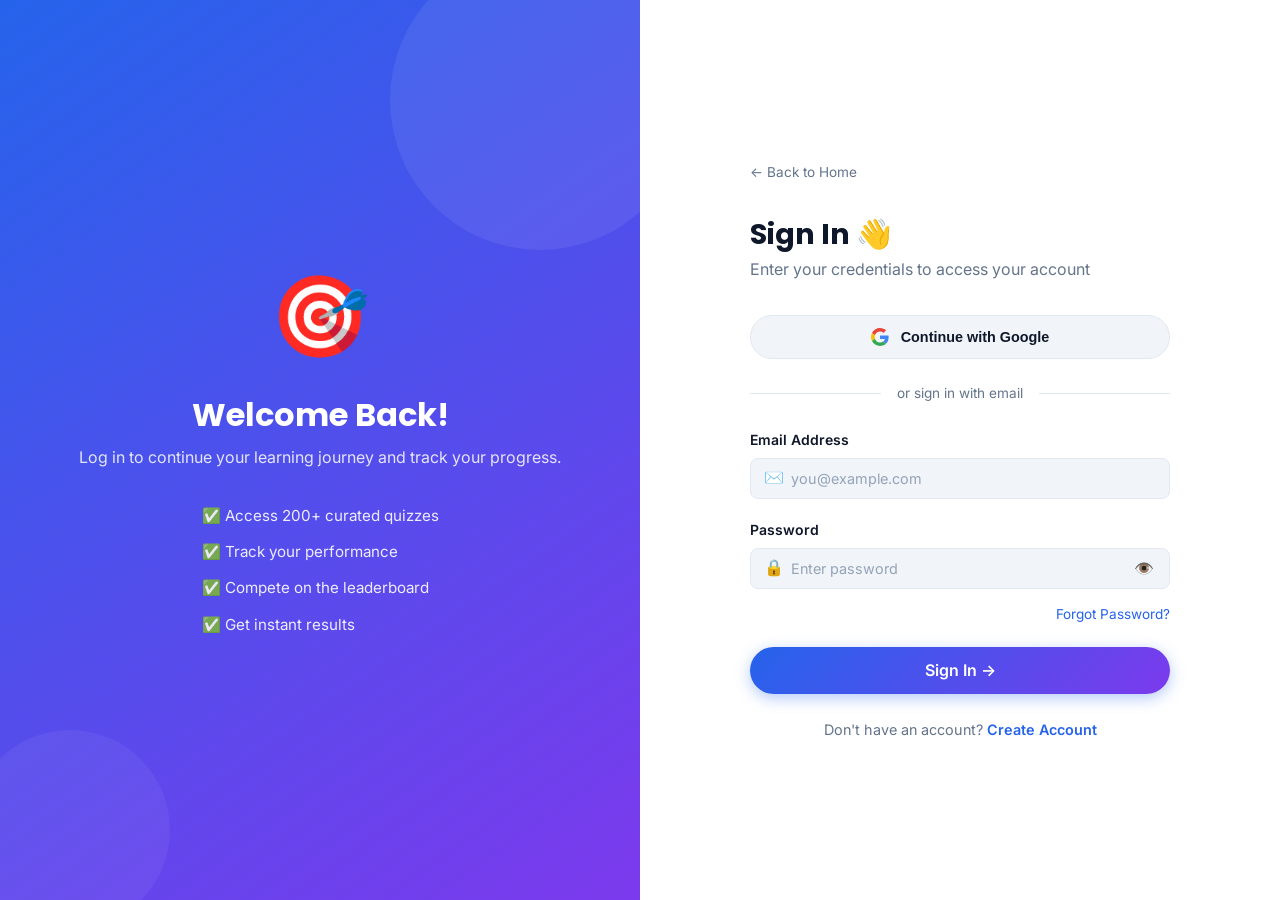
<file: Quiz/QuizSphere Frontend/results.html>
<!DOCTYPE html>
<html lang="en">
<head>
  <meta charset="UTF-8" /><meta name="viewport" content="width=device-width, initial-scale=1.0" />
  <title>My Results — QuizSphere</title>
  <link rel="stylesheet" href="styles.css" />
</head>
<body>
  <div class="app-layout">
    <aside class="sidebar">
      <div class="sidebar-brand">⚡ QuizSphere</div>
      <nav class="sidebar-nav">
        <a href="dashboard.html"><span class="nav-icon">🏠</span> Dashboard</a>
        <a href="categories.html"><span class="nav-icon">📚</span> My Quizzes</a>
        <a href="leaderboard.html"><span class="nav-icon">🏆</span> Leaderboard</a>
        <a href="results.html" class="active"><span class="nav-icon">📊</span> My Results</a>
        <a href="profile.html"><span class="nav-icon">👤</span> Profile</a>
      </nav>
      <div class="sidebar-footer">
        <button class="theme-btn" onclick="toggleTheme()" style="margin-bottom:.75rem">🌙 Toggle Theme</button>
        <a href="login.html" class="btn btn-secondary btn-sm btn-full" onclick="clearAuth()">🚪 Logout</a>
      </div>
    </aside>

    <main class="main-content">
      <div class="page-header">
        <h1 class="page-title">📊 My Results</h1>
        <p class="page-subtitle">Your complete quiz performance history</p>
      </div>

      <!-- Summary Cards -->
      <div class="grid-4 stagger" style="margin-bottom:2rem" id="summaryCards">
        <div class="stat-card"><div class="stat-icon" style="background:var(--blue-light)">📝</div><div class="stat-value gradient-text" id="sTotalAttempts">—</div><div class="stat-label">Total Attempts</div></div>
        <div class="stat-card"><div class="stat-icon" style="background:#D1FAE5">✅</div><div class="stat-value gradient-text" id="sBestScore">—</div><div class="stat-label">Best Score</div></div>
        <div class="stat-card"><div class="stat-icon" style="background:var(--purple-light)">📈</div><div class="stat-value gradient-text" id="sAvgPct">—</div><div class="stat-label">Avg Percentage</div></div>
        <div class="stat-card"><div class="stat-icon" style="background:#FEF3C7">⚡</div><div class="stat-value gradient-text" id="sPassRate">—</div><div class="stat-label">Pass Rate (≥60%)</div></div>
      </div>

      <div class="chart-container">
        <div style="font-weight:700;margin-bottom:1.25rem">All Attempts</div>
        <div class="table-wrapper">
          <table>
            <thead><tr><th>#</th><th>Quiz</th><th>Score</th><th>Total</th><th>Percentage</th><th>Status</th><th>Date</th></tr></thead>
            <tbody id="resultsBody">
              <tr><td colspan="7" style="text-align:center;padding:2rem;color:var(--text-muted)">
                <div class="spinner spinner-dark" style="margin:0 auto"></div>
              </td></tr>
            </tbody>
          </table>
        </div>
      </div>
    </main>
  </div>

  <script src="api.js"></script>
  <script>
    requireAuth();
    const user = getUser();

    async function loadResults() {
      try {
        const results = await apiFetch(API.results.user(user?.id || 1));
        if (!results || !results.length) {
          document.getElementById('resultsBody').innerHTML = `<tr><td colspan="7" style="text-align:center;padding:2rem;color:var(--text-muted)">No results yet. <a href="categories.html">Take a quiz!</a></td></tr>`;
          ['sTotalAttempts','sBestScore','sAvgPct','sPassRate'].forEach(id => document.getElementById(id).textContent = '0');
          return;
        }

        // Summary
        const total = results.length;
        const percentages = results.map(r => (r.score / r.totalQuestions) * 100);
        const best = Math.max(...percentages);
        const avg = percentages.reduce((a, b) => a + b, 0) / total;
        const passed = percentages.filter(p => p >= 60).length;

        document.getElementById('sTotalAttempts').textContent = total;
        document.getElementById('sBestScore').textContent = best.toFixed(1) + '%';
        document.getElementById('sAvgPct').textContent = avg.toFixed(1) + '%';
        document.getElementById('sPassRate').textContent = ((passed / total) * 100).toFixed(0) + '%';

        // Table
        document.getElementById('resultsBody').innerHTML = results.map((r, i) => {
          const pct = ((r.score / r.totalQuestions) * 100).toFixed(1);
          const pass = parseFloat(pct) >= 60;
          return `
            <tr>
              <td style="color:var(--text-muted)">${i + 1}</td>
              <td>
    <strong>${r.quizTitle}</strong><br>
    <small style="color:var(--text-muted)">
        ${r.category}
    </small>
</td>
              <td><strong style="color:var(--blue)">${r.score}</strong></td>
              <td>${r.totalQuestions}</td>
              <td>
                <div style="display:flex;align-items:center;gap:.75rem">
                  <div class="progress-bar" style="width:70px">
                    <div class="progress-fill" style="width:${pct}%;background:${pass?'var(--green)':'var(--red)'}"></div>
                  </div>
                  <span style="font-weight:700;color:${pass?'var(--green)':'var(--red)'}">${pct}%</span>
                </div>
              </td>
              <td><span class="badge ${pass ? 'badge-green' : 'badge-red'}">${pass ? '✅ Pass' : '❌ Fail'}</span></td>
              <td style="color:var(--text-muted);font-size:.82rem">${r.attemptedAt ? new Date(r.attemptedAt).toLocaleString() : '—'}</td>
            </tr>`;
        }).join('');
      } catch (err) {
        document.getElementById('resultsBody').innerHTML = `<tr><td colspan="7" style="text-align:center;padding:2rem;color:var(--text-muted)">Error loading results.</td></tr>`;
      }
    }

    loadResults();
  </script>
</body>
</html>
</file>
<file: Quiz/QuizSphere Frontend/styles.css>
/* =============================================
   QuizSphere — Global Styles
   ============================================= */

@import url('https://fonts.googleapis.com/css2?family=Inter:wght@300;400;500;600;700;800&family=Poppins:wght@400;500;600;700;800&display=swap');

/* ── CSS Variables ── */
:root {
  --blue:       #2563EB;
  --blue-dark:  #1D4ED8;
  --blue-light: #DBEAFE;
  --purple:     #7C3AED;
  --purple-light:#EDE9FE;
  --green:      #10B981;
  --red:        #EF4444;
  --yellow:     #F59E0B;

  --bg:         #F8FAFC;
  --surface:    #FFFFFF;
  --surface2:   #F1F5F9;
  --border:     #E2E8F0;
  --text:       #0F172A;
  --text-muted: #64748B;
  --text-light: #94A3B8;

  --shadow-sm:  0 1px 3px rgba(0,0,0,.06), 0 1px 2px rgba(0,0,0,.04);
  --shadow:     0 4px 16px rgba(0,0,0,.08);
  --shadow-lg:  0 12px 40px rgba(0,0,0,.12);
  --radius:     14px;
  --radius-sm:  8px;
  --radius-lg:  20px;
  --font:       'Inter', sans-serif;
  --font-display:'Poppins', sans-serif;
  --transition: .22s cubic-bezier(.4,0,.2,1);
}

[data-theme="dark"] {
  --bg:         #0B1120;
  --surface:    #111827;
  --surface2:   #1F2937;
  --border:     #374151;
  --text:       #F1F5F9;
  --text-muted: #94A3B8;
  --text-light: #64748B;
  --shadow-sm:  0 1px 3px rgba(0,0,0,.3);
  --shadow:     0 4px 16px rgba(0,0,0,.4);
  --shadow-lg:  0 12px 40px rgba(0,0,0,.5);
  --blue-light: #1e3a5f;
  --purple-light:#2e1065;
}

/* ── Reset ── */
*, *::before, *::after { box-sizing: border-box; margin: 0; padding: 0; }
html { scroll-behavior: smooth; }
body {
  font-family: var(--font);
  background: var(--bg);
  color: var(--text);
  min-height: 100vh;
  transition: background var(--transition), color var(--transition);
  line-height: 1.6;
}
a { color: var(--blue); text-decoration: none; }
img { max-width: 100%; }
ul { list-style: none; }

/* ── Typography ── */
h1, h2, h3, h4 { font-family: var(--font-display); font-weight: 700; line-height: 1.25; }

/* ── Gradient ── */
.gradient-text {
  background: linear-gradient(135deg, var(--blue), var(--purple));
  -webkit-background-clip: text;
  -webkit-text-fill-color: transparent;
  background-clip: text;
}
.gradient-bg {
  background: linear-gradient(135deg, var(--blue), var(--purple));
}

/* ── Buttons ── */
.btn {
  display: inline-flex; align-items: center; gap: .5rem;
  padding: .65rem 1.5rem;
  border-radius: 50px;
  font-weight: 600; font-size: .92rem;
  cursor: pointer; border: none;
  transition: all var(--transition);
  position: relative; overflow: hidden;
  font-family: var(--font);
}
.btn:active { transform: scale(.97); }
.btn-primary {
  background: linear-gradient(135deg, var(--blue), var(--purple));
  color: #fff;
  box-shadow: 0 4px 15px rgba(37,99,235,.35);
}
.btn-primary:hover { box-shadow: 0 8px 25px rgba(37,99,235,.45); transform: translateY(-1px); }
.btn-secondary {
  background: var(--surface); color: var(--text);
  border: 1.5px solid var(--border); box-shadow: var(--shadow-sm);
}
.btn-secondary:hover { background: var(--surface2); transform: translateY(-1px); }
.btn-outline {
  background: transparent; color: var(--blue);
  border: 2px solid var(--blue);
}
.btn-outline:hover { background: var(--blue); color: #fff; }
.btn-danger { background: var(--red); color: #fff; }
.btn-success { background: var(--green); color: #fff; }
.btn-sm { padding: .4rem 1rem; font-size: .82rem; }
.btn-lg { padding: .85rem 2rem; font-size: 1rem; }
.btn-full { width: 100%; justify-content: center; }

/* Ripple */
.btn::after {
  content: ''; position: absolute;
  width: 200%; height: 200%;
  background: rgba(255,255,255,.15);
  border-radius: 50%;
  top: -50%; left: -50%;
  transform: scale(0);
  transition: transform .5s ease;
}
.btn:active::after { transform: scale(1); opacity: 0; }

/* ── Cards ── */
.card {
  background: var(--surface);
  border-radius: var(--radius);
  box-shadow: var(--shadow);
  border: 1px solid var(--border);
  transition: transform var(--transition), box-shadow var(--transition);
}
.card:hover { transform: translateY(-3px); box-shadow: var(--shadow-lg); }
.card-body { padding: 1.5rem; }

/* ── Navbar ── */
.navbar {
  position: fixed; top: 0; left: 0; right: 0; z-index: 100;
  display: flex; align-items: center; justify-content: space-between;
  padding: 1rem 2rem;
  background: rgba(255,255,255,.85);
  backdrop-filter: blur(12px);
  border-bottom: 1px solid var(--border);
  transition: all var(--transition);
}
[data-theme="dark"] .navbar {
  background: rgba(11,17,32,.85);
}
.navbar-brand {
  font-family: var(--font-display); font-weight: 800; font-size: 1.4rem;
  background: linear-gradient(135deg, var(--blue), var(--purple));
  -webkit-background-clip: text; -webkit-text-fill-color: transparent;
  background-clip: text;
}
.navbar-nav { display: flex; align-items: center; gap: 2rem; }
.navbar-nav a {
  color: var(--text-muted); font-weight: 500; font-size: .92rem;
  transition: color var(--transition); position: relative;
}
.navbar-nav a::after {
  content: ''; position: absolute; bottom: -3px; left: 0; right: 0;
  height: 2px; background: var(--blue);
  transform: scaleX(0); transition: transform var(--transition);
}
.navbar-nav a:hover { color: var(--blue); }
.navbar-nav a:hover::after { transform: scaleX(1); }
.navbar-actions { display: flex; align-items: center; gap: .75rem; }
.theme-btn {
  width: 38px; height: 38px;
  border-radius: 50%; border: 1.5px solid var(--border);
  background: var(--surface); cursor: pointer;
  display: flex; align-items: center; justify-content: center;
  font-size: 1rem; transition: all var(--transition);
}
.theme-btn:hover { background: var(--blue); color: #fff; border-color: var(--blue); }

/* Mobile hamburger */
.hamburger {
  display: none; flex-direction: column; gap: 5px;
  cursor: pointer; background: none; border: none; padding: .5rem;
}
.hamburger span {
  width: 22px; height: 2px; background: var(--text);
  border-radius: 2px; transition: all var(--transition);
}

/* ── Sidebar ── */
.app-layout { display: flex; min-height: 100vh; }
.sidebar {
  width: 260px; min-height: 100vh;
  background: var(--surface);
  border-right: 1px solid var(--border);
  display: flex; flex-direction: column;
  position: fixed; left: 0; top: 0;
  z-index: 50; transition: transform var(--transition);
}
.sidebar-brand {
  padding: 1.5rem;
  font-family: var(--font-display); font-weight: 800; font-size: 1.3rem;
  background: linear-gradient(135deg, var(--blue), var(--purple));
  -webkit-background-clip: text; -webkit-text-fill-color: transparent;
  background-clip: text; border-bottom: 1px solid var(--border);
}
.sidebar-nav { padding: 1rem 0; flex: 1; }
.sidebar-nav a {
  display: flex; align-items: center; gap: .85rem;
  padding: .75rem 1.5rem; color: var(--text-muted);
  font-weight: 500; font-size: .9rem; transition: all var(--transition);
  border-left: 3px solid transparent;
}
.sidebar-nav a:hover, .sidebar-nav a.active {
  color: var(--blue); background: var(--blue-light);
  border-left-color: var(--blue);
}
.sidebar-nav a .nav-icon { font-size: 1.1rem; min-width: 20px; }
.sidebar-footer {
  padding: 1rem 1.5rem; border-top: 1px solid var(--border);
}
.main-content {
  margin-left: 260px; flex: 1; padding: 2rem;
  min-height: 100vh;
  transition: margin var(--transition);
}

/* ── Form elements ── */
.form-group { margin-bottom: 1.25rem; }
.form-label {
  display: block; font-weight: 600; font-size: .875rem;
  color: var(--text); margin-bottom: .4rem;
}
.form-control {
  width: 100%; padding: .7rem 1rem;
  border: 1.5px solid var(--border);
  border-radius: var(--radius-sm);
  background: var(--surface2);
  color: var(--text); font-family: var(--font); font-size: .9rem;
  transition: all var(--transition);
  outline: none;
}
.form-control:focus { border-color: var(--blue); background: var(--surface); box-shadow: 0 0 0 3px rgba(37,99,235,.12); }
.form-control::placeholder { color: var(--text-light); }
.input-group { position: relative; }
.input-icon { position: absolute; left: .9rem; top: 50%; transform: translateY(-50%); color: var(--text-muted); }
.input-group .form-control { padding-left: 2.5rem; }

/* ── Stat Cards ── */
.stat-card {
  background: var(--surface); border-radius: var(--radius);
  padding: 1.5rem; border: 1px solid var(--border);
  box-shadow: var(--shadow-sm); transition: all var(--transition);
}
.stat-card:hover { transform: translateY(-3px); box-shadow: var(--shadow); }
.stat-icon {
  width: 48px; height: 48px; border-radius: var(--radius-sm);
  display: flex; align-items: center; justify-content: center;
  font-size: 1.4rem; margin-bottom: 1rem;
}
.stat-value { font-size: 2rem; font-weight: 800; font-family: var(--font-display); }
.stat-label { color: var(--text-muted); font-size: .85rem; margin-top: .25rem; }

/* ── Tables ── */
.table-wrapper { overflow-x: auto; border-radius: var(--radius); }
table { width: 100%; border-collapse: collapse; }
th {
  background: var(--surface2); color: var(--text-muted);
  font-size: .8rem; font-weight: 600; text-transform: uppercase;
  letter-spacing: .05em; padding: .9rem 1rem; text-align: left;
}
td { padding: 1rem; border-bottom: 1px solid var(--border); color: var(--text); font-size: .9rem; }
tr:last-child td { border-bottom: none; }
tr:hover td { background: var(--surface2); }

/* ── Badges ── */
.badge {
  display: inline-flex; align-items: center;
  padding: .25rem .75rem; border-radius: 50px;
  font-size: .75rem; font-weight: 600;
}
.badge-blue   { background: var(--blue-light); color: var(--blue); }
.badge-purple { background: var(--purple-light); color: var(--purple); }
.badge-green  { background: #D1FAE5; color: #065F46; }
.badge-red    { background: #FEE2E2; color: #991B1B; }
.badge-yellow { background: #FEF3C7; color: #92400E; }

/* ── Progress Bar ── */
.progress-bar {
  width: 100%; height: 8px; background: var(--border);
  border-radius: 50px; overflow: hidden;
}
.progress-fill {
  height: 100%; border-radius: 50px;
  background: linear-gradient(90deg, var(--blue), var(--purple));
  transition: width .6s ease;
}

/* ── Loading / Skeleton ── */
.spinner {
  width: 18px; height: 18px;
  border: 2.5px solid rgba(255,255,255,.3);
  border-top-color: #fff;
  border-radius: 50%; display: inline-block;
  animation: spin .7s linear infinite;
}
.spinner-dark {
  border-color: rgba(37,99,235,.2);
  border-top-color: var(--blue);
}
@keyframes spin { to { transform: rotate(360deg); } }

.skeleton {
  background: linear-gradient(90deg, var(--surface2) 25%, var(--border) 50%, var(--surface2) 75%);
  background-size: 200%;
  animation: shimmer 1.4s infinite;
  border-radius: var(--radius-sm);
}
@keyframes shimmer { from { background-position: 200% 0; } to { background-position: -200% 0; } }

/* ── Toast ── */
.qs-toast {
  position: fixed; bottom: 2rem; right: 2rem; z-index: 9999;
  display: flex; align-items: center; gap: .75rem;
  padding: .9rem 1.5rem;
  border-radius: var(--radius); box-shadow: var(--shadow-lg);
  font-weight: 500; font-size: .9rem;
  transform: translateX(150%); transition: transform .3s ease;
  min-width: 280px;
}
.qs-toast.show { transform: translateX(0); }
.qs-toast-success { background: #ECFDF5; color: #065F46; border-left: 4px solid var(--green); }
.qs-toast-error   { background: #FEF2F2; color: #991B1B; border-left: 4px solid var(--red); }
.qs-toast-info    { background: var(--blue-light); color: var(--blue); border-left: 4px solid var(--blue); }
.toast-icon { font-size: 1.1rem; }

/* ── Modal ── */
.modal-overlay {
  position: fixed; inset: 0; background: rgba(0,0,0,.5);
  display: flex; align-items: center; justify-content: center;
  z-index: 200; opacity: 0; pointer-events: none;
  transition: opacity var(--transition);
}
.modal-overlay.open { opacity: 1; pointer-events: all; }
.modal {
  background: var(--surface); border-radius: var(--radius-lg);
  padding: 2rem; max-width: 500px; width: 90%;
  box-shadow: var(--shadow-lg);
  transform: scale(.95) translateY(20px);
  transition: transform var(--transition);
}
.modal-overlay.open .modal { transform: scale(1) translateY(0); }
.modal-header { display: flex; justify-content: space-between; align-items: center; margin-bottom: 1.5rem; }
.modal-close { background: none; border: none; font-size: 1.5rem; cursor: pointer; color: var(--text-muted); }

/* ── Page Header ── */
.page-header { margin-bottom: 2rem; }
.page-title { font-size: 1.75rem; font-weight: 800; }
.page-subtitle { color: var(--text-muted); margin-top: .25rem; }
.page-actions { display: flex; gap: .75rem; flex-wrap: wrap; margin-top: 1rem; }

/* ── Animations ── */
@keyframes fadeInUp {
  from { opacity: 0; transform: translateY(24px); }
  to   { opacity: 1; transform: translateY(0); }
}
@keyframes fadeIn { from { opacity: 0; } to { opacity: 1; } }
@keyframes scaleIn { from { opacity: 0; transform: scale(.9); } to { opacity: 1; transform: scale(1); } }

.fade-in     { animation: fadeIn .5s ease forwards; }
.fade-in-up  { animation: fadeInUp .55s ease forwards; }
.scale-in    { animation: scaleIn .4s ease forwards; }

/* Stagger children */
.stagger > * { opacity: 0; animation: fadeInUp .5s ease forwards; }
.stagger > *:nth-child(1) { animation-delay: .05s; }
.stagger > *:nth-child(2) { animation-delay: .1s; }
.stagger > *:nth-child(3) { animation-delay: .15s; }
.stagger > *:nth-child(4) { animation-delay: .2s; }
.stagger > *:nth-child(5) { animation-delay: .25s; }
.stagger > *:nth-child(6) { animation-delay: .3s; }

/* ── Section spacing ── */
.section { padding: 5rem 2rem; }
.container { max-width: 1200px; margin: 0 auto; }
.grid-2 { display: grid; grid-template-columns: repeat(auto-fit, minmax(280px, 1fr)); gap: 1.5rem; }
.grid-3 { display: grid; grid-template-columns: repeat(auto-fit, minmax(220px, 1fr)); gap: 1.5rem; }
.grid-4 { display: grid; grid-template-columns: repeat(auto-fit, minmax(200px, 1fr)); gap: 1.25rem; }

/* ── Search bar ── */
.search-bar {
  display: flex; align-items: center; gap: .5rem;
  background: var(--surface); border: 1.5px solid var(--border);
  border-radius: 50px; padding: .5rem 1rem;
  transition: all var(--transition);
}
.search-bar:focus-within { border-color: var(--blue); box-shadow: 0 0 0 3px rgba(37,99,235,.12); }
.search-bar input {
  border: none; background: none; outline: none;
  font-family: var(--font); font-size: .9rem; color: var(--text);
  flex: 1;
}
.search-bar input::placeholder { color: var(--text-light); }

/* ── Section Title ── */
.section-title { font-size: 2.2rem; margin-bottom: .5rem; }
.section-subtitle { color: var(--text-muted); font-size: 1.05rem; margin-bottom: 3rem; }

/* ── Quiz option (radio) ── */
.option-label {
  display: flex; align-items: center; gap: 1rem;
  padding: 1rem 1.25rem;
  border: 2px solid var(--border);
  border-radius: var(--radius-sm);
  cursor: pointer; transition: all var(--transition);
  font-size: .95rem;
}
.option-label:hover { border-color: var(--blue); background: var(--blue-light); }
.option-label input[type="radio"] { width: 18px; height: 18px; accent-color: var(--blue); }
.option-label.selected { border-color: var(--blue); background: var(--blue-light); }
.option-label.correct { border-color: var(--green); background: #D1FAE5; }
.option-label.wrong   { border-color: var(--red); background: #FEE2E2; }

/* ── Circular progress ── */
.circular-progress {
  position: relative; display: inline-flex;
  align-items: center; justify-content: center;
}
.circular-progress svg { transform: rotate(-90deg); }
.circular-progress .value {
  position: absolute; font-size: 1.6rem;
  font-weight: 800; font-family: var(--font-display);
}

/* ── Q-Navigator ── */
.q-nav { display: flex; flex-wrap: wrap; gap: .5rem; }
.q-nav button {
  width: 36px; height: 36px; border-radius: 8px;
  border: 2px solid var(--border); background: var(--surface);
  font-weight: 600; font-size: .82rem; cursor: pointer;
  transition: all var(--transition); color: var(--text);
}
.q-nav button.answered { background: var(--green); border-color: var(--green); color: #fff; }
.q-nav button.current  { background: var(--blue); border-color: var(--blue); color: #fff; }

/* ── Leaderboard Podium ── */
.podium { display: flex; align-items: flex-end; justify-content: center; gap: 1rem; margin-bottom: 3rem; }
.podium-item { text-align: center; }
.podium-card {
  border-radius: var(--radius) var(--radius) 0 0;
  display: flex; flex-direction: column;
  align-items: center; justify-content: flex-end;
  padding: 1.5rem 1rem 1rem;
  min-width: 110px; position: relative;
}
.podium-1 { height: 160px; background: linear-gradient(135deg, #F59E0B, #FCD34D); }
.podium-2 { height: 120px; background: linear-gradient(135deg, #94A3B8, #CBD5E1); }
.podium-3 { height: 100px; background: linear-gradient(135deg, #B45309, #D97706); }
.podium-rank { font-size: 2rem; }
.podium-name { font-weight: 700; font-size: .85rem; margin-top: .5rem; }
.podium-score { font-size: .8rem; opacity: .8; }

/* ── CI/CD Pipeline ── */
.pipeline { display: flex; align-items: center; gap: 0; flex-wrap: wrap; }
.pipeline-step {
  display: flex; align-items: center;
}
.pipeline-node {
  display: flex; flex-direction: column; align-items: center;
  gap: .5rem; padding: 1rem;
  background: var(--surface); border: 2px solid var(--border);
  border-radius: var(--radius-sm); min-width: 100px; text-align: center;
  transition: all var(--transition);
}
.pipeline-node.passed { border-color: var(--green); background: #ECFDF5; }
.pipeline-node.failed { border-color: var(--red); background: #FEF2F2; }
.pipeline-node.running { border-color: var(--yellow); background: #FFFBEB; animation: pulse 1.5s infinite; }
@keyframes pulse { 0%,100% { opacity: 1; } 50% { opacity: .7; } }
.pipeline-connector { width: 40px; height: 2px; background: var(--border); }
.pipeline-connector.passed { background: var(--green); }
.status-dot { width: 10px; height: 10px; border-radius: 50%; }
.status-dot.passed  { background: var(--green); }
.status-dot.failed  { background: var(--red); }
.status-dot.running { background: var(--yellow); animation: pulse 1s infinite; }

/* ── Category Cards ── */
.category-card {
  background: var(--surface); border-radius: var(--radius);
  border: 1px solid var(--border); padding: 1.75rem 1.25rem;
  text-align: center; cursor: pointer; transition: all var(--transition);
  box-shadow: var(--shadow-sm);
}
.category-card:hover { transform: translateY(-4px); box-shadow: var(--shadow-lg); border-color: var(--blue); }
.category-icon {
  font-size: 2.2rem; margin-bottom: .75rem;
  width: 60px; height: 60px; border-radius: var(--radius-sm);
  display: flex; align-items: center; justify-content: center;
  margin: 0 auto .75rem;
}
.category-name { font-weight: 700; font-size: 1rem; }
.category-count { color: var(--text-muted); font-size: .82rem; margin-top: .25rem; }

/* ── Auth Page ── */
.auth-layout {
  min-height: 100vh; display: grid;
  grid-template-columns: 1fr 1fr;
}
.auth-left {
  background: linear-gradient(135deg, var(--blue) 0%, var(--purple) 100%);
  display: flex; flex-direction: column; align-items: center;
  justify-content: center; padding: 3rem; color: #fff;
}
.auth-right {
  display: flex; flex-direction: column; align-items: center;
  justify-content: center; padding: 3rem;
  background: var(--surface);
}
.auth-card { width: 100%; max-width: 420px; }

/* ── Responsive ── */
@media (max-width: 1024px) {
  .auth-layout { grid-template-columns: 1fr; }
  .auth-left { display: none; }
  .auth-right { padding: 2rem 1.5rem; min-height: 100vh; }
}
@media (max-width: 768px) {
  .navbar-nav { display: none; }
  .navbar-nav.open {
    display: flex; flex-direction: column;
    position: absolute; top: 100%; left: 0; right: 0;
    background: var(--surface); border-bottom: 1px solid var(--border);
    padding: 1rem 2rem; gap: 1rem;
  }
  .hamburger { display: flex; }
  .sidebar { transform: translateX(-100%); }
  .sidebar.open { transform: translateX(0); }
  .main-content { margin-left: 0; padding: 1rem; }
  .podium { gap: .5rem; }
  .podium-card { min-width: 80px; }
  .pipeline { gap: .25rem; }
  .pipeline-connector { width: 20px; }
}
@media (max-width: 480px) {
  .section { padding: 3rem 1rem; }
  .section-title { font-size: 1.75rem; }
  .btn-lg { padding: .75rem 1.5rem; font-size: .9rem; }
}
</file>
